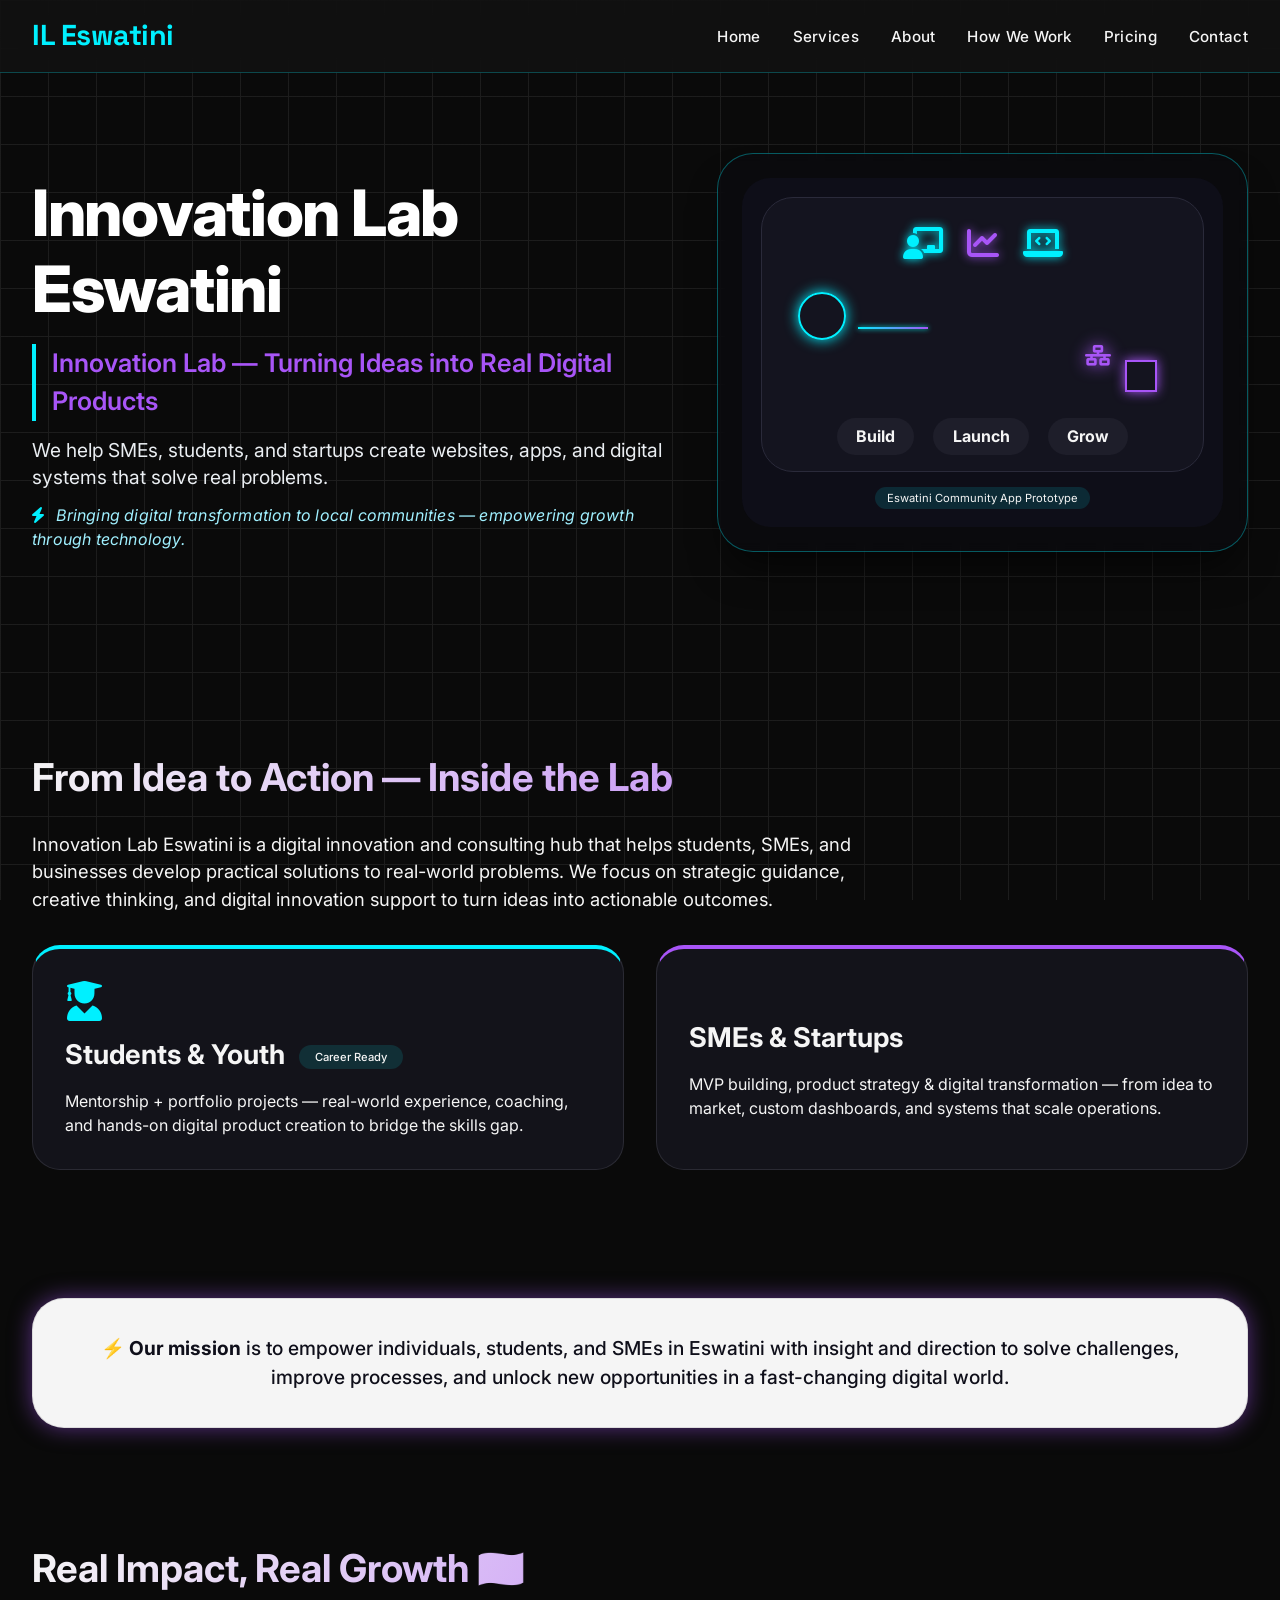
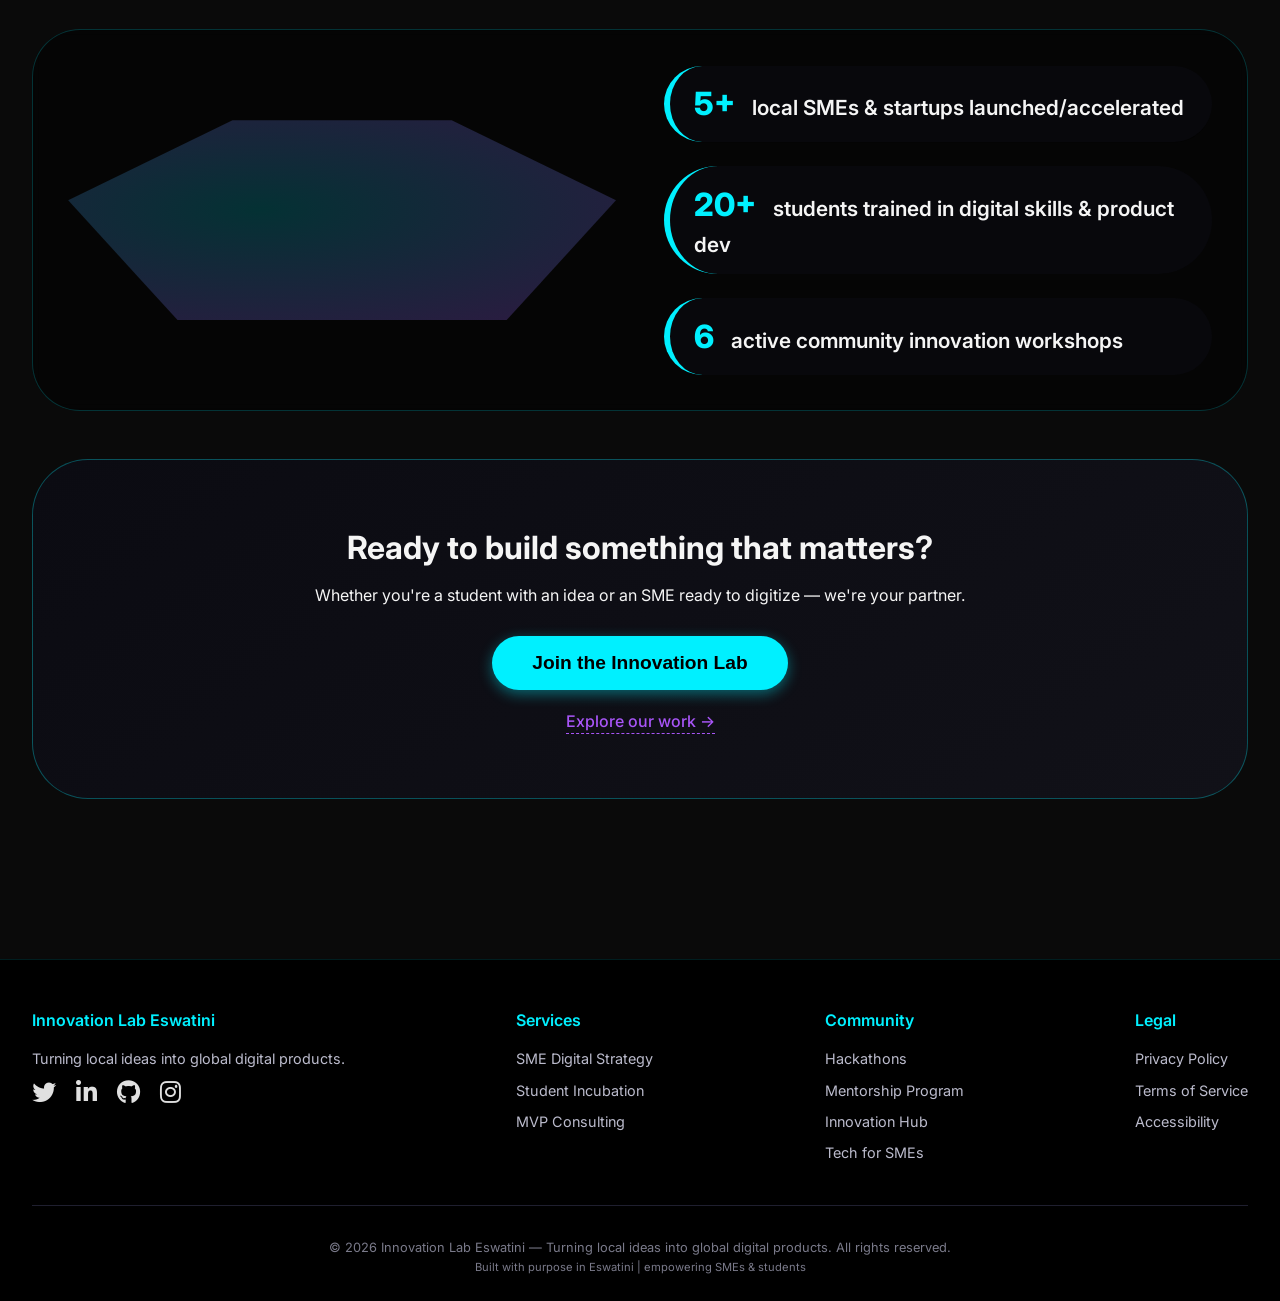
<file: index.html>
<!DOCTYPE html>
<html lang="en">
<head>
  <meta charset="UTF-8">
  <meta name="viewport" content="width=device-width, initial-scale=1.0, viewport-fit=cover">
  <title>Innovation Lab Eswatini | Digital Innovation & Consulting Hub</title>
  <link href="https://fonts.googleapis.com/css2?family=Inter:opsz,wght@14..32,300;14..32,400;14..32,500;14..32,600;14..32,700;14..32,800&family=Space+Grotesk:wght@400;500;600;700&display=swap" rel="stylesheet">
  <link rel="stylesheet" href="https://cdnjs.cloudflare.com/ajax/libs/font-awesome/6.0.0-beta3/css/all.min.css">
  <link rel="stylesheet" href="index.css">
  <script src="index.js" defers></script>
</head>
<body>

<nav class="navbar">
  <div class="nav-container" id="navContainer">
    <a href="#" class="logo">IL Eswatini</a>
    <div class="mobile-menu" id="mobileMenuBtn">
      <i class="fas fa-bars"></i>
    </div>
    <ul class="nav-links" id="navLinks">
      <li><a href="index.html">Home</a></li>
      <li><a href="services.html">Services</a></li>
      <li><a href="about.html">About</a></li>
      <li><a href="functionality.html">How We Work</a></li>
      <li><a href="pricing.html" class="active">Pricing</a></li>
      <li><a href="contact.html">Contact</a></li>
    </ul>
  </div>
</nav>

<main class="container">
  <div class="hero">
    <div class="hero-content">
      <h1 class="main-headline">Innovation Lab Eswatini</h1>
      <div class="tagline">Innovation Lab — Turning Ideas into Real Digital Products</div>
      <div class="subheading">We help SMEs, students, and startups create websites, apps, and digital systems that solve real problems.</div>
      <div class="value-statement"><i class="fas fa-bolt" style="color:#00F0FF; margin-right: 8px;"></i> Bringing digital transformation to local communities — empowering growth through technology.</div>
    </div>
    <div class="hero-visual">
      <div class="futuristic-mockup">
        <div class="mockup-inner">
          <div class="device-frame">
            <div class="app-icons">
              <i class="fas fa-chalkboard-user icon-glow"></i>
              <i class="fas fa-chart-line icon-purple icon-glow" style="animation-delay: 0.2s;"></i>
              <i class="fas fa-laptop-code icon-glow" style="animation-delay: 0.4s;"></i>
            </div>
            <div class="wireframe-shapes">
              <div class="circle-glow"></div>
              <div class="circle-purple"></div>
              <div class="line-connect"></div>
              <i class="fas fa-network-wired" style="position: absolute; bottom: 35px; left: 75%; color:#A855F7; font-size: 1.3rem; filter: drop-shadow(0 0 8px #A855F7);"></i>
            </div>
            <div class="pulse-text">
              <span class="pulse-word">Build</span>
              <span class="pulse-word" style="animation-delay: 0.6s;">Launch</span>
              <span class="pulse-word" style="animation-delay: 1.2s;">Grow</span>
            </div>
          </div>
          <div style="text-align:center; margin-top:12px;"><span style="background:#00F0FF20; padding:4px 12px; border-radius:30px; font-size:0.7rem;">Eswatini Community App Prototype</span></div>
        </div>
      </div>
    </div>
  </div>

  <div class="section">
    <h2 class="section-title">From Idea to Action — Inside the Lab</h2>
    <p style="font-size: 1.15rem; max-width: 820px; margin-bottom: 1rem;">Innovation Lab Eswatini is a digital innovation and consulting hub that helps students, SMEs, and businesses develop practical solutions to real-world problems. We focus on strategic guidance, creative thinking, and digital innovation support to turn ideas into actionable outcomes.</p>
    
    <div class="cards-grid">
      <div class="card card-1">
        <i class="fas fa-user-graduate" style="font-size: 2.5rem; color:#00F0FF;"></i>
        <h3>Students & Youth <span class="badge-sme">Career Ready</span></h3>
        <p>Mentorship + portfolio projects — real-world experience, coaching, and hands-on digital product creation to bridge the skills gap.</p>
      </div>
      <div class="card card-2">
        <i class="fas fa-chart-simple" style="font-size: 2.5rem; color:#A855F7;"></i>
        <h3>SMEs & Startups</h3>
        <p>MVP building, product strategy & digital transformation — from idea to market, custom dashboards, and systems that scale operations.</p>
      </div>
    </div>
  </div>

  <div class="goal-card">
    <p><strong>⚡ Our mission</strong> is to empower individuals, students, and SMEs in Eswatini with insight and direction to solve challenges, improve processes, and unlock new opportunities in a fast-changing digital world.</p>
  </div>

  <div class="section">
    <h2 class="section-title">Real Impact, Real Growth 🇸🇿</h2>
    <div class="impact-wrapper">
      <div class="map-abstract"></div>
      <div class="stats">
        <div class="stat-item"><span class="stat-number">5+</span> local SMEs & startups launched/accelerated</div>
        <div class="stat-item"><span class="stat-number">20+</span> students trained in digital skills & product dev</div>
        <div class="stat-item"><span class="stat-number">6</span> active community innovation workshops</div>
      </div>
    </div>

  <div class="cta-section">
    <h2 style="font-size: 2rem; font-weight: 700;">Ready to build something that matters?</h2>
    <p style="margin-top: 0.7rem;">Whether you're a student with an idea or an SME ready to digitize — we're your partner.</p>
    <button class="btn-primary" id="joinLabBtn">Join the Innovation Lab</button>
    <div><a href="#" class="secondary-link" id="exploreLink">Explore our work →</a></div>
  </div>
</main>

<footer>
  <div class="footer-grid">
    <div class="footer-col">
      <h4>Innovation Lab Eswatini</h4>
      <p>Turning local ideas into global digital products.</p>
      <div class="social-icons">
        <i class="fab fa-twitter"></i>
        <i class="fab fa-linkedin-in"></i>
        <i class="fab fa-github"></i>
        <i class="fab fa-instagram"></i>
      </div>
    </div>
    <div class="footer-col">
      <h4>Services</h4>
      <a href="#">SME Digital Strategy</a>
      <a href="#">Student Incubation</a>
      <a href="#">MVP Consulting</a>
    </div>
    <div class="footer-col">
      <h4>Community</h4>
      <a href="#">Hackathons</a>
      <a href="#">Mentorship Program</a>
      <a href="#">Innovation Hub</a>
      <a href="#">Tech for SMEs</a>
    </div>
    <div class="footer-col">
      <h4>Legal</h4>
      <a href="#">Privacy Policy</a>
      <a href="#">Terms of Service</a>
      <a href="#">Accessibility</a>
    </div>
  </div>
  <div class="copyright">
    © 2026 Innovation Lab Eswatini — Turning local ideas into global digital products. All rights reserved.<br>
    <span style="font-size:0.7rem;">Built with purpose in Eswatini | empowering SMEs & students</span>
  </div>
</footer>
</body>
</html>
</file>
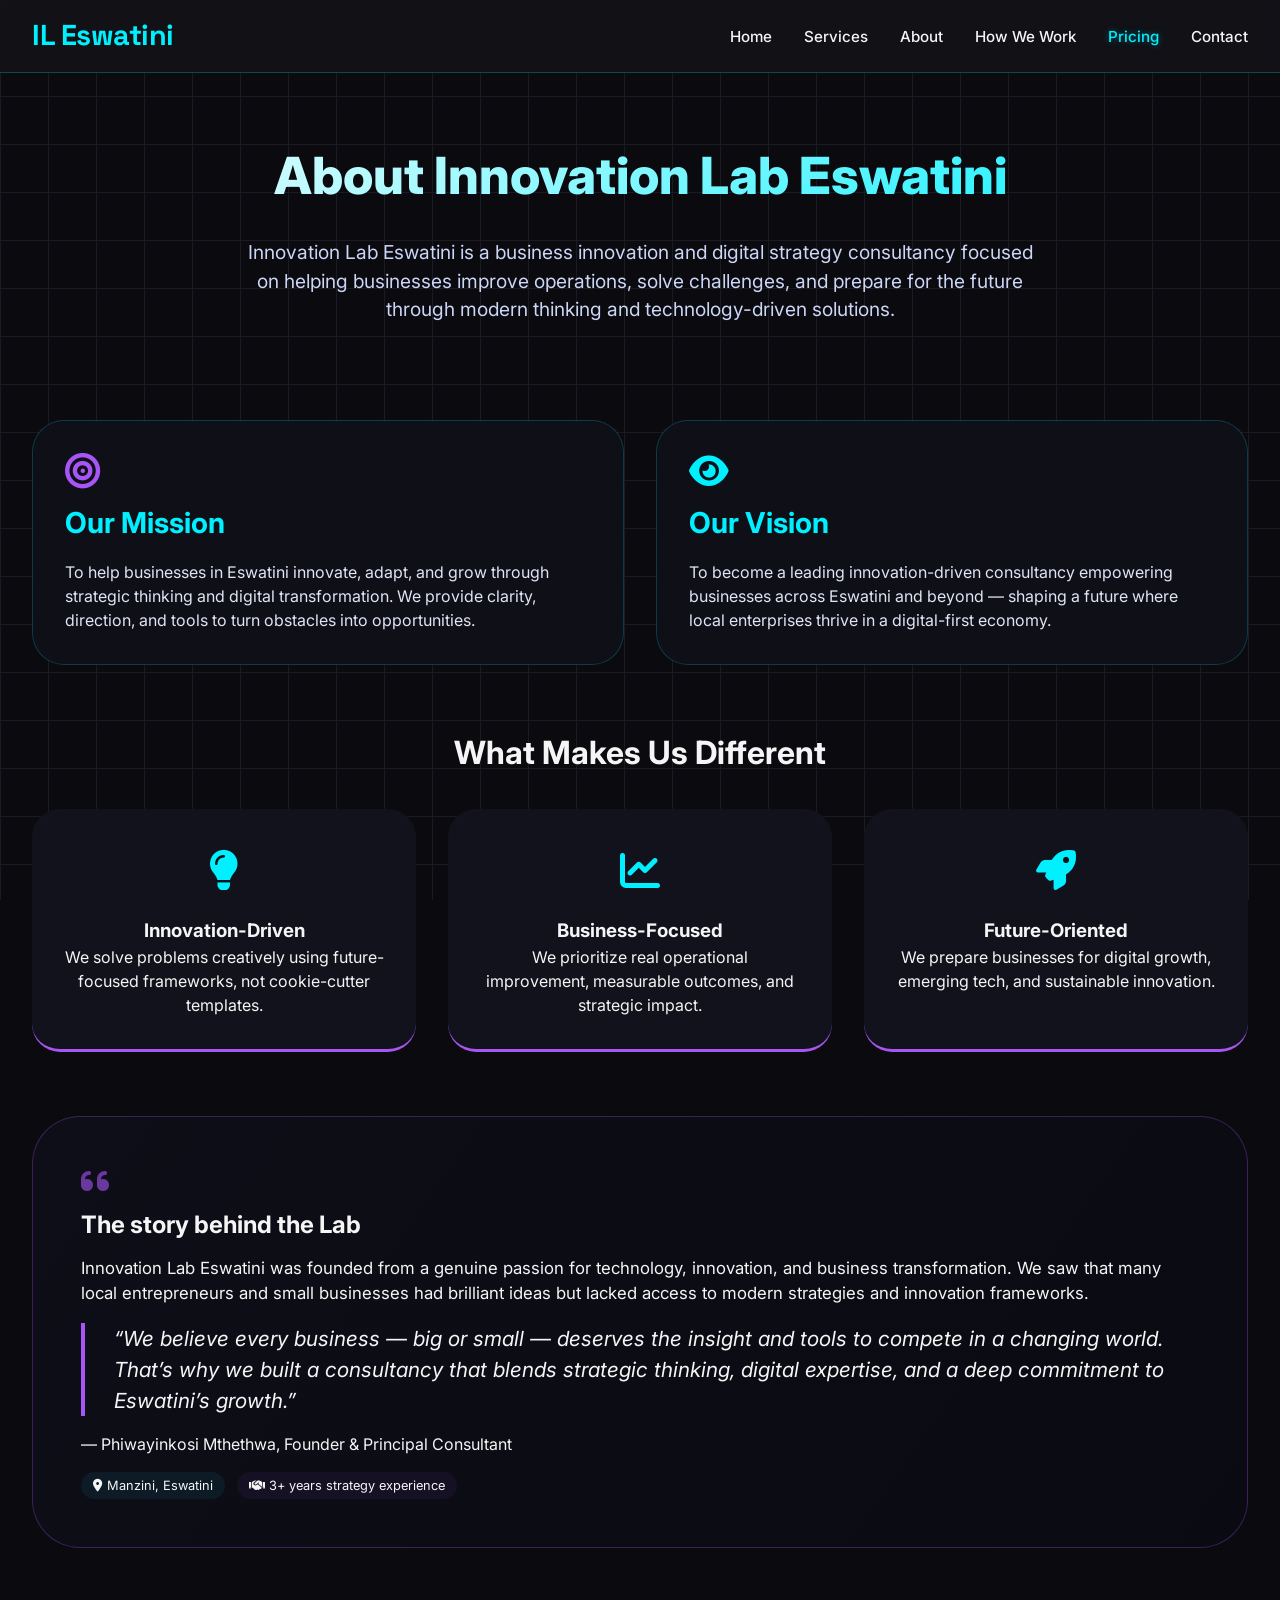
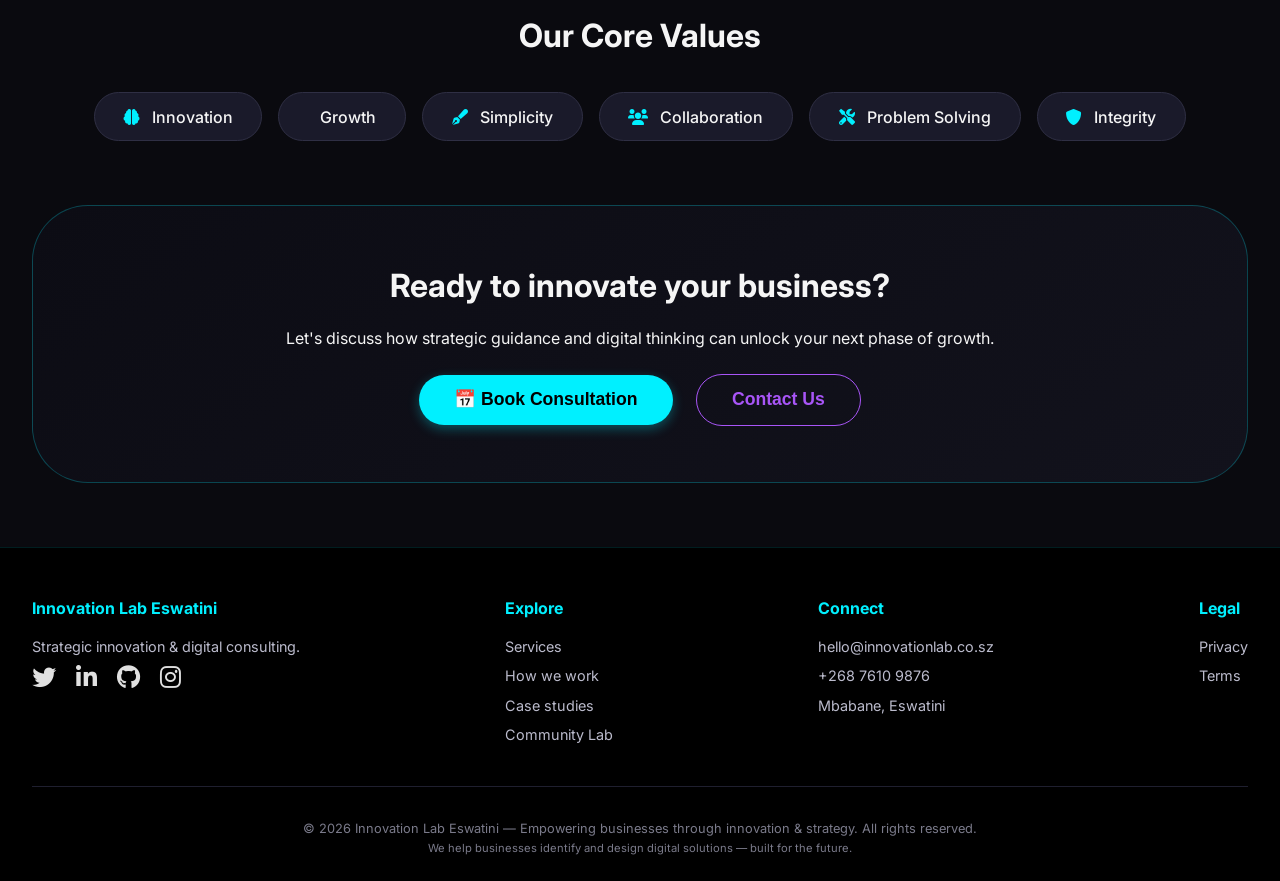
<file: about.html>
<!DOCTYPE html>
<html lang="en">
<head>
  <meta charset="UTF-8">
  <meta name="viewport" content="width=device-width, initial-scale=1.0, viewport-fit=cover">
  <title>Innovation Lab Eswatini | About – Strategy & Digital Innovation Consulting</title>
  <link href="https://fonts.googleapis.com/css2?family=Inter:opsz,wght@14..32,300;400;500;600;700;800&family=Space+Grotesk:wght@400;500;600;700&display=swap" rel="stylesheet">
  <link rel="stylesheet" href="https://cdnjs.cloudflare.com/ajax/libs/font-awesome/6.0.0-beta3/css/all.min.css">
  <link rel="stylesheet" href="about.css">
  <script scr="about.js" defer></script>
</head>
<body>

<nav class="navbar">
  <div class="nav-container" id="navContainer">
    <a href="#" class="logo">IL Eswatini</a>
    <div class="mobile-menu" id="mobileMenuBtn">
      <i class="fas fa-bars"></i>
    </div>
    <ul class="nav-links" id="navLinks">
      <li><a href="index.html">Home</a></li>
      <li><a href="services.html">Services</a></li>
      <li><a href="about.html">About</a></li>
      <li><a href="functionality.html">How We Work</a></li>
      <li><a href="pricing.html" class="active">Pricing</a></li>
      <li><a href="contact.html">Contact</a></li>
    </ul>
  </div>
</nav>

<main class="container">

  <div class="page-header">
    <h1>About Innovation Lab Eswatini</h1>
    <div class="intro-text">
      Innovation Lab Eswatini is a business innovation and digital strategy consultancy focused on helping businesses improve operations, solve challenges, and prepare for the future through modern thinking and technology-driven solutions.
    </div>
  </div>

  <div class="mv-row">
    <div class="mv-card">
      <i class="fas fa-bullseye" style="font-size: 2.2rem; color:#A855F7; margin-bottom: 0.8rem; display: inline-block;"></i>
      <h3>Our Mission</h3>
      <p style="color:#E0E5F5;">To help businesses in Eswatini innovate, adapt, and grow through strategic thinking and digital transformation. We provide clarity, direction, and tools to turn obstacles into opportunities.</p>
    </div>
    <div class="mv-card">
      <i class="fas fa-eye" style="font-size: 2.2rem; color:#00F0FF; margin-bottom: 0.8rem;"></i>
      <h3>Our Vision</h3>
      <p style="color:#E0E5F5;">To become a leading innovation-driven consultancy empowering businesses across Eswatini and beyond — shaping a future where local enterprises thrive in a digital-first economy.</p>
    </div>
  </div>

  <div class="differentiators">
    <h2 style="text-align: center; font-size: 2rem;">What Makes Us Different</h2>
    <div class="diff-grid">
      <div class="diff-card">
        <div class="diff-icon"><i class="fas fa-lightbulb"></i></div>
        <h3>Innovation-Driven</h3>
        <p>We solve problems creatively using future-focused frameworks, not cookie-cutter templates.</p>
      </div>
      <div class="diff-card">
        <div class="diff-icon"><i class="fas fa-chart-line"></i></div>
        <h3>Business-Focused</h3>
        <p>We prioritize real operational improvement, measurable outcomes, and strategic impact.</p>
      </div>
      <div class="diff-card">
        <div class="diff-icon"><i class="fas fa-rocket"></i></div>
        <h3>Future-Oriented</h3>
        <p>We prepare businesses for digital growth, emerging tech, and sustainable innovation.</p>
      </div>
    </div>
  </div>

  <div class="founder-story">
    <i class="fas fa-quote-left" style="font-size: 2rem; color: #A855F7; opacity: 0.6;"></i>
    <h2 style="margin: 0.5rem 0 0.8rem;">The story behind the Lab</h2>
    <p style="font-size: 1.05rem; margin-bottom: 1rem;">Innovation Lab Eswatini was founded from a genuine passion for technology, innovation, and business transformation. We saw that many local entrepreneurs and small businesses had brilliant ideas but lacked access to modern strategies and innovation frameworks. </p>
    <div class="founder-quote">
      “We believe every business — big or small — deserves the insight and tools to compete in a changing world. That’s why we built a consultancy that blends strategic thinking, digital expertise, and a deep commitment to Eswatini’s growth.”
    </div>
    <p style="margin-top: 1rem;">— Phiwayinkosi Mthethwa, Founder & Principal Consultant</p>
    <div style="margin-top: 1rem; display: flex; gap: 12px; flex-wrap: wrap;">
      <span style="background:#00F0FF10; padding:4px 12px; border-radius:40px; font-size:0.8rem;"><i class="fas fa-map-marker-alt"></i> Manzini, Eswatini</span>
      <span style="background:#A855F710; padding:4px 12px; border-radius:40px; font-size:0.8rem;"><i class="fas fa-handshake"></i> 3+ years strategy experience</span>
    </div>
  </div>

  <div style="margin: 4rem 0;">
    <h2 style="text-align: center; font-size: 2rem;">Our Core Values</h2>
    <div class="values-list">
      <span class="value-badge"><i class="fas fa-brain"></i> Innovation</span>
      <span class="value-badge"><i class="fas fa-chart-simple"></i> Growth</span>
      <span class="value-badge"><i class="fas fa-pen-fancy"></i> Simplicity</span>
      <span class="value-badge"><i class="fas fa-users"></i> Collaboration</span>
      <span class="value-badge"><i class="fas fa-screwdriver-wrench"></i> Problem Solving</span>
      <span class="value-badge"><i class="fas fa-shield-alt"></i> Integrity</span>
    </div>
  </div>

  <div class="cta-section">
    <h2 style="font-size: 2rem;">Ready to innovate your business?</h2>
    <p style="margin: 1rem 0 1.5rem;">Let's discuss how strategic guidance and digital thinking can unlock your next phase of growth.</p>
    <div>
      <button class="btn-primary" id="bookConsultBtn">📅 Book Consultation</button>
      <button class="btn-secondary" id="contactBtn">Contact Us</button>
    </div>
  </div>
</main>

<footer>
  <div class="footer-grid">
    <div class="footer-col">
      <h4>Innovation Lab Eswatini</h4>
      <p>Strategic innovation & digital consulting.</p>
      <div class="social-icons">
        <i class="fab fa-twitter"></i>
        <i class="fab fa-linkedin-in"></i>
        <i class="fab fa-github"></i>
        <i class="fab fa-instagram"></i>
      </div>
    </div>
    <div class="footer-col">
      <h4>Explore</h4>
      <a href="#">Services</a>
      <a href="#">How we work</a>
      <a href="#">Case studies</a>
      <a href="#">Community Lab</a>
    </div>
    <div class="footer-col">
      <h4>Connect</h4>
      <a href="#">hello@innovationlab.co.sz</a>
      <a href="#">+268 7610 9876</a>
      <a href="#">Mbabane, Eswatini</a>
    </div>
    <div class="footer-col">
      <h4>Legal</h4>
      <a href="#">Privacy</a>
      <a href="#">Terms</a>
    </div>
  </div>
  <div class="copyright">
    © 2026 Innovation Lab Eswatini — Empowering businesses through innovation & strategy. All rights reserved.<br>
    <span style="font-size:0.7rem;">We help businesses identify and design digital solutions — built for the future.</span>
  </div>
</footer>

</body>
</html>
</file>
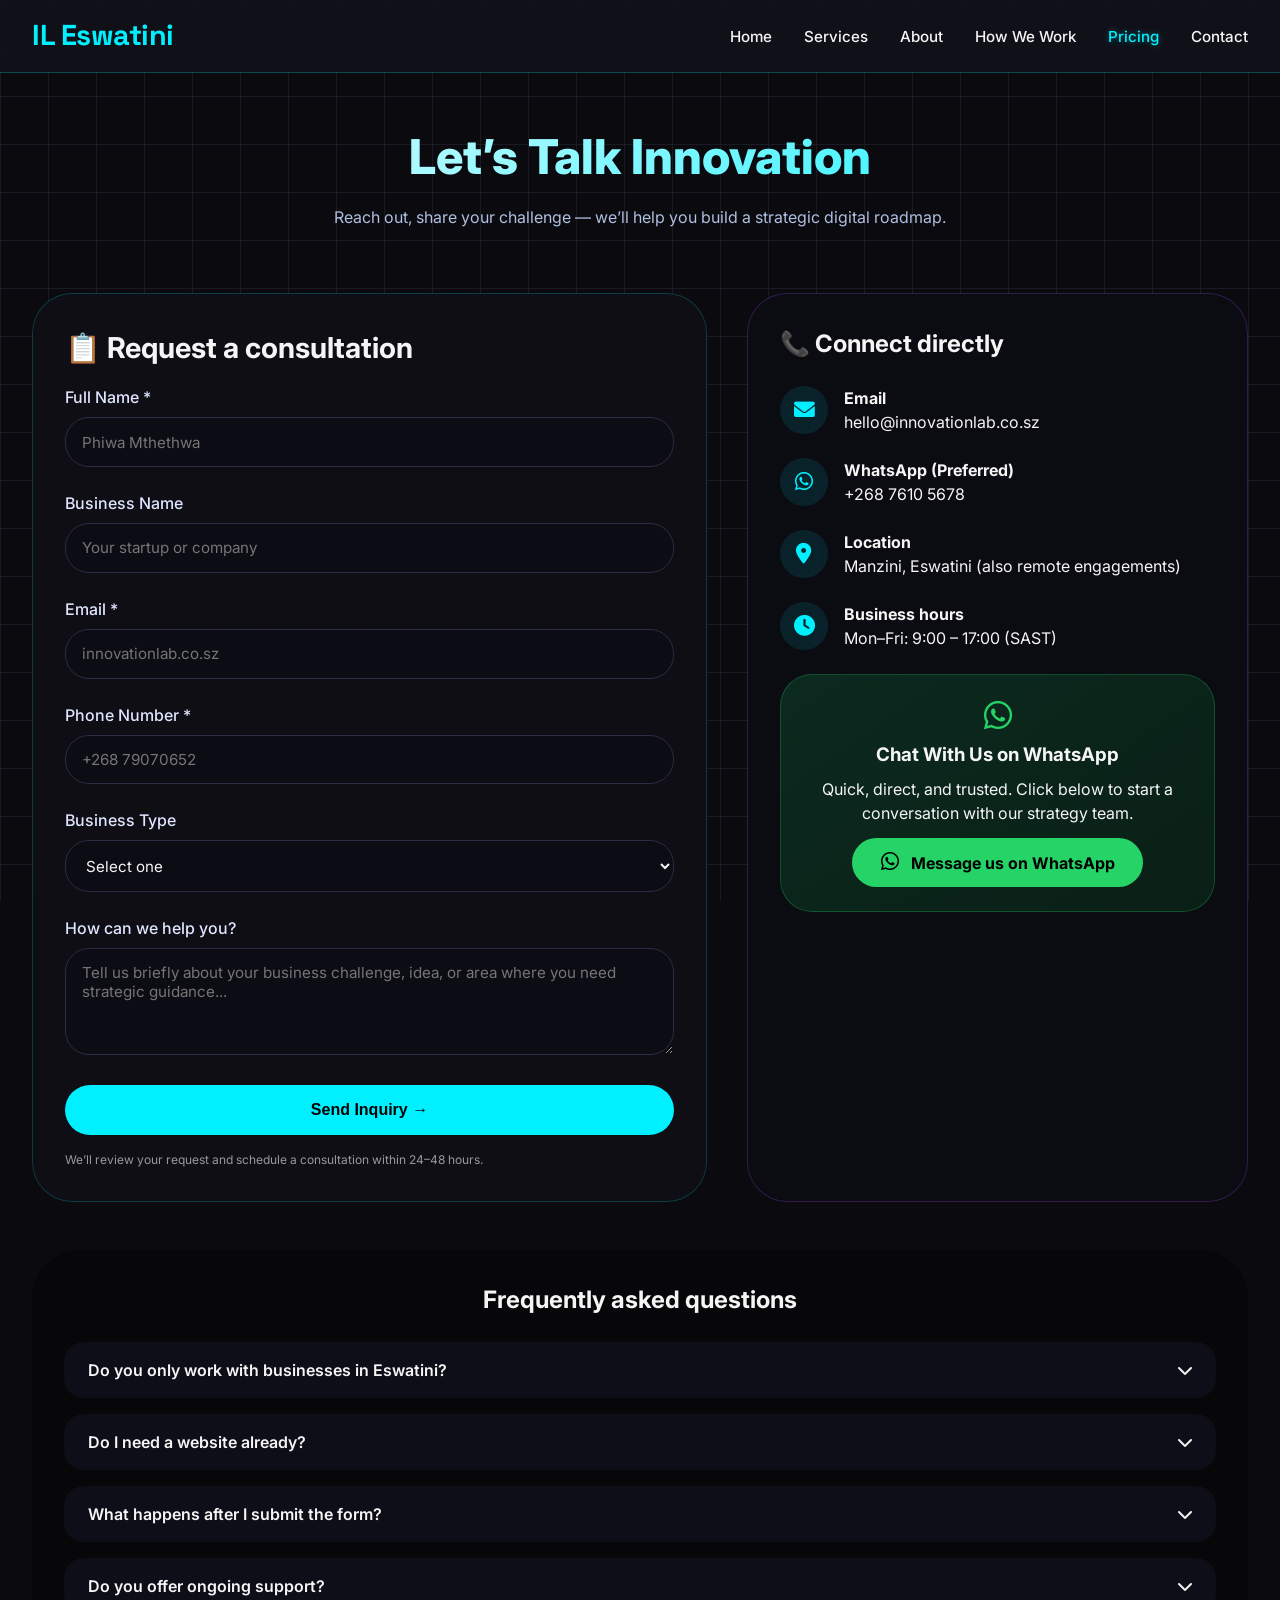
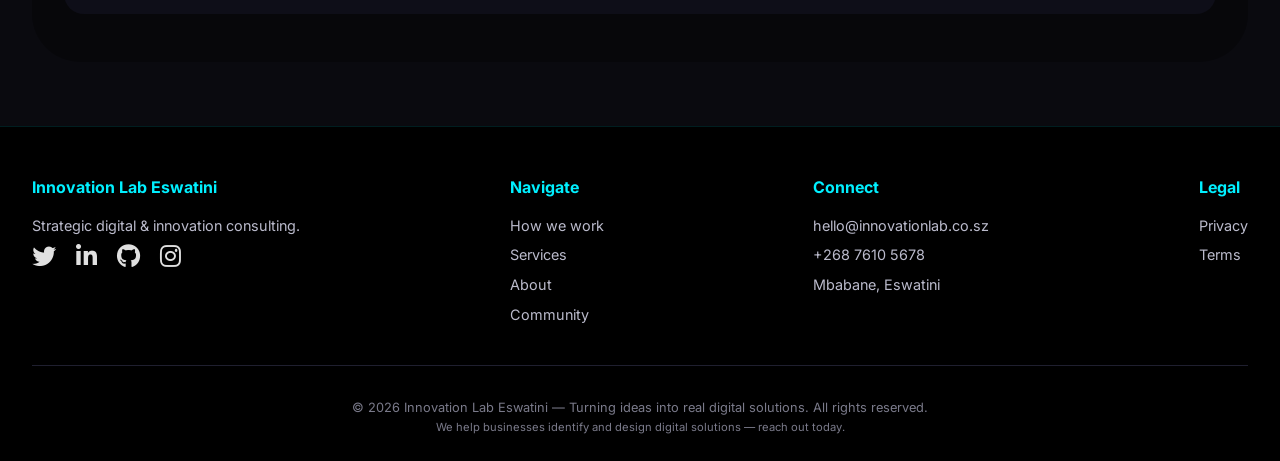
<file: contact.html>
<!DOCTYPE html>
<html lang="en">
<head>
  <meta charset="UTF-8">
  <meta name="viewport" content="width=device-width, initial-scale=1.0, viewport-fit=cover">
  <title>Innovation Lab Eswatini | Contact & Consultations – Let’s Innovate Together</title>
  <link href="https://fonts.googleapis.com/css2?family=Inter:opsz,wght@14..32,300;400;500;600;700;800&family=Space+Grotesk:wght@400;500;600;700&display=swap" rel="stylesheet">
  <link rel="stylesheet" href="https://cdnjs.cloudflare.com/ajax/libs/font-awesome/6.0.0-beta3/css/all.min.css">
  <link rel="stylesheet" href="contact.css">
  <script src="contact.js" defer></script>
</head>
<body>

<nav class="navbar">
  <div class="nav-container" id="navContainer">
    <a href="#" class="logo">IL Eswatini</a>
    <div class="mobile-menu" id="mobileMenuBtn">
      <i class="fas fa-bars"></i>
    </div>
   <ul class="nav-links" id="navLinks">
      <li><a href="index.html">Home</a></li>
      <li><a href="services.html">Services</a></li>
      <li><a href="about.html">About</a></li>
      <li><a href="functionality.html">How We Work</a></li>
      <li><a href="pricing.html" class="active">Pricing</a></li>
      <li><a href="contact.html">Contact</a></li>
    </ul>
  </div>
</nav>

<main class="container">
  <div class="page-header">
    <h1>Let’s Talk Innovation</h1>
    <p style="color:#B0C0E0;">Reach out, share your challenge — we’ll help you build a strategic digital roadmap.</p>
  </div>

  <div class="contact-grid">
    <div class="form-col">
      <h2 style="margin-bottom: 1rem; font-size: 1.8rem;">📋 Request a consultation</h2>
      <form id="consultationForm">
        <div class="form-group">
          <label>Full Name *</label>
          <input type="text" id="fullName" placeholder="Phiwa Mthethwa" required>
        </div>
        <div class="form-group">
          <label>Business Name</label>
          <input type="text" id="businessName" placeholder="Your startup or company">
        </div>
        <div class="form-group">
          <label>Email *</label>
          <input type="email" id="email" placeholder="innovationlab.co.sz" required>
        </div>
        <div class="form-group">
          <label>Phone Number *</label>
          <input type="tel" id="phone" placeholder="+268 79070652" required>
        </div>
        <div class="form-group">
          <label>Business Type</label>
          <select id="businessType">
            <option value="">Select one</option>
            <option>Startup</option>
            <option>Small Business / SME</option>
            <option>Service Business</option>
            <option>Educational organization</option>
            <option>Entrepreneur</option>
            <option>Retail</option>
            <option>Other</option>
          </select>
        </div>
        <div class="form-group">
          <label>How can we help you?</label>
          <textarea rows="4" id="challenge" placeholder="Tell us briefly about your business challenge, idea, or area where you need strategic guidance..."></textarea>
        </div>
        <button type="submit" class="submit-btn">Send Inquiry →</button>
        <p style="font-size: 0.75rem; margin-top: 1rem; opacity: 0.6;">We’ll review your request and schedule a consultation within 24–48 hours.</p>
      </form>
    </div>

    <div class="info-col">
      <h2 style="margin-bottom: 1.5rem;">📞 Connect directly</h2>
      <div class="info-item">
        <div class="info-icon"><i class="fas fa-envelope"></i></div>
        <div><strong>Email</strong><br>hello@innovationlab.co.sz</div>
      </div>
      <div class="info-item">
        <div class="info-icon"><i class="fab fa-whatsapp"></i></div>
        <div><strong>WhatsApp (Preferred)</strong><br>+268 7610 5678</div>
      </div>
      <div class="info-item">
        <div class="info-icon"><i class="fas fa-map-marker-alt"></i></div>
        <div><strong>Location</strong><br>Manzini, Eswatini (also remote engagements)</div>
      </div>
      <div class="info-item">
        <div class="info-icon"><i class="fas fa-clock"></i></div>
        <div><strong>Business hours</strong><br>Mon–Fri: 9:00 – 17:00 (SAST)</div>
      </div>

      <div class="whatsapp-card">
        <i class="fab fa-whatsapp" style="font-size: 2rem; color:#25D366;"></i>
        <h3 style="margin: 0.5rem 0;">Chat With Us on WhatsApp</h3>
        <p>Quick, direct, and trusted. Click below to start a conversation with our strategy team.</p>
        <a href="https://wa.me/26876105678?text=Hello%20Innovation%20Lab%2C%20I%27d%20like%20to%20discuss%20innovation%20consulting%20for%20my%20business." class="whatsapp-btn" target="_blank">
          <i class="fab fa-whatsapp" style="font-size: 1.3rem;"></i> Message us on WhatsApp
        </a>
      </div>
    </div>
  </div>

  <div style="background: rgba(0,0,0,0.3); border-radius: 48px; padding: 2rem; margin: 2rem 0;">
    <h2 style="text-align: center; margin-bottom: 1.5rem;">Frequently asked questions</h2>
    <div class="faq-item" onclick="toggleFaq(this)">
      <div class="faq-question">Do you only work with businesses in Eswatini? <i class="fas fa-chevron-down"></i></div>
      <div class="faq-answer">No, we are open to working with businesses across Africa and beyond. Our strategic model adapts to remote collaboration seamlessly.</div>
    </div>
    <div class="faq-item" onclick="toggleFaq(this)">
      <div class="faq-question">Do I need a website already? <i class="fas fa-chevron-down"></i></div>
      <div class="faq-answer">Not at all. We help businesses at different stages of digital growth — from early ideas to operational maturity.</div>
    </div>
    <div class="faq-item" onclick="toggleFaq(this)">
      <div class="faq-question">What happens after I submit the form? <i class="fas fa-chevron-down"></i></div>
      <div class="faq-answer">We review your inquiry and schedule a free, no-obligation consultation session to understand your goals and challenges.</div>
    </div>
    <div class="faq-item" onclick="toggleFaq(this)">
      <div class="faq-question">Do you offer ongoing support? <i class="fas fa-chevron-down"></i></div>
      <div class="faq-answer">Yes! We provide follow-up sessions, strategic guidance, and innovation support as your business grows.</div>
    </div>
  </div>
</main>

<footer>
  <div class="footer-grid">
    <div class="footer-col">
      <h4>Innovation Lab Eswatini</h4>
      <p>Strategic digital & innovation consulting.</p>
      <div class="social-icons">
        <i class="fab fa-twitter"></i>
        <i class="fab fa-linkedin-in"></i>
        <i class="fab fa-github"></i>
        <i class="fab fa-instagram"></i>
      </div>
    </div>
    <div class="footer-col">
      <h4>Navigate</h4>
      <a href="#">How we work</a>
      <a href="#">Services</a>
      <a href="#">About</a>
      <a href="#">Community</a>
    </div>
    <div class="footer-col">
      <h4>Connect</h4>
      <a href="#">hello@innovationlab.co.sz</a>
      <a href="#">+268 7610 5678</a>
      <a href="#">Mbabane, Eswatini</a>
    </div>
    <div class="footer-col">
      <h4>Legal</h4>
      <a href="#">Privacy</a>
      <a href="#">Terms</a>
    </div>
  </div>
  <div class="copyright">
    © 2026 Innovation Lab Eswatini — Turning ideas into real digital solutions. All rights reserved.<br>
    <span style="font-size:0.7rem;">We help businesses identify and design digital solutions — reach out today.</span>
  </div>
</footer>

</body>
</html>
</file>
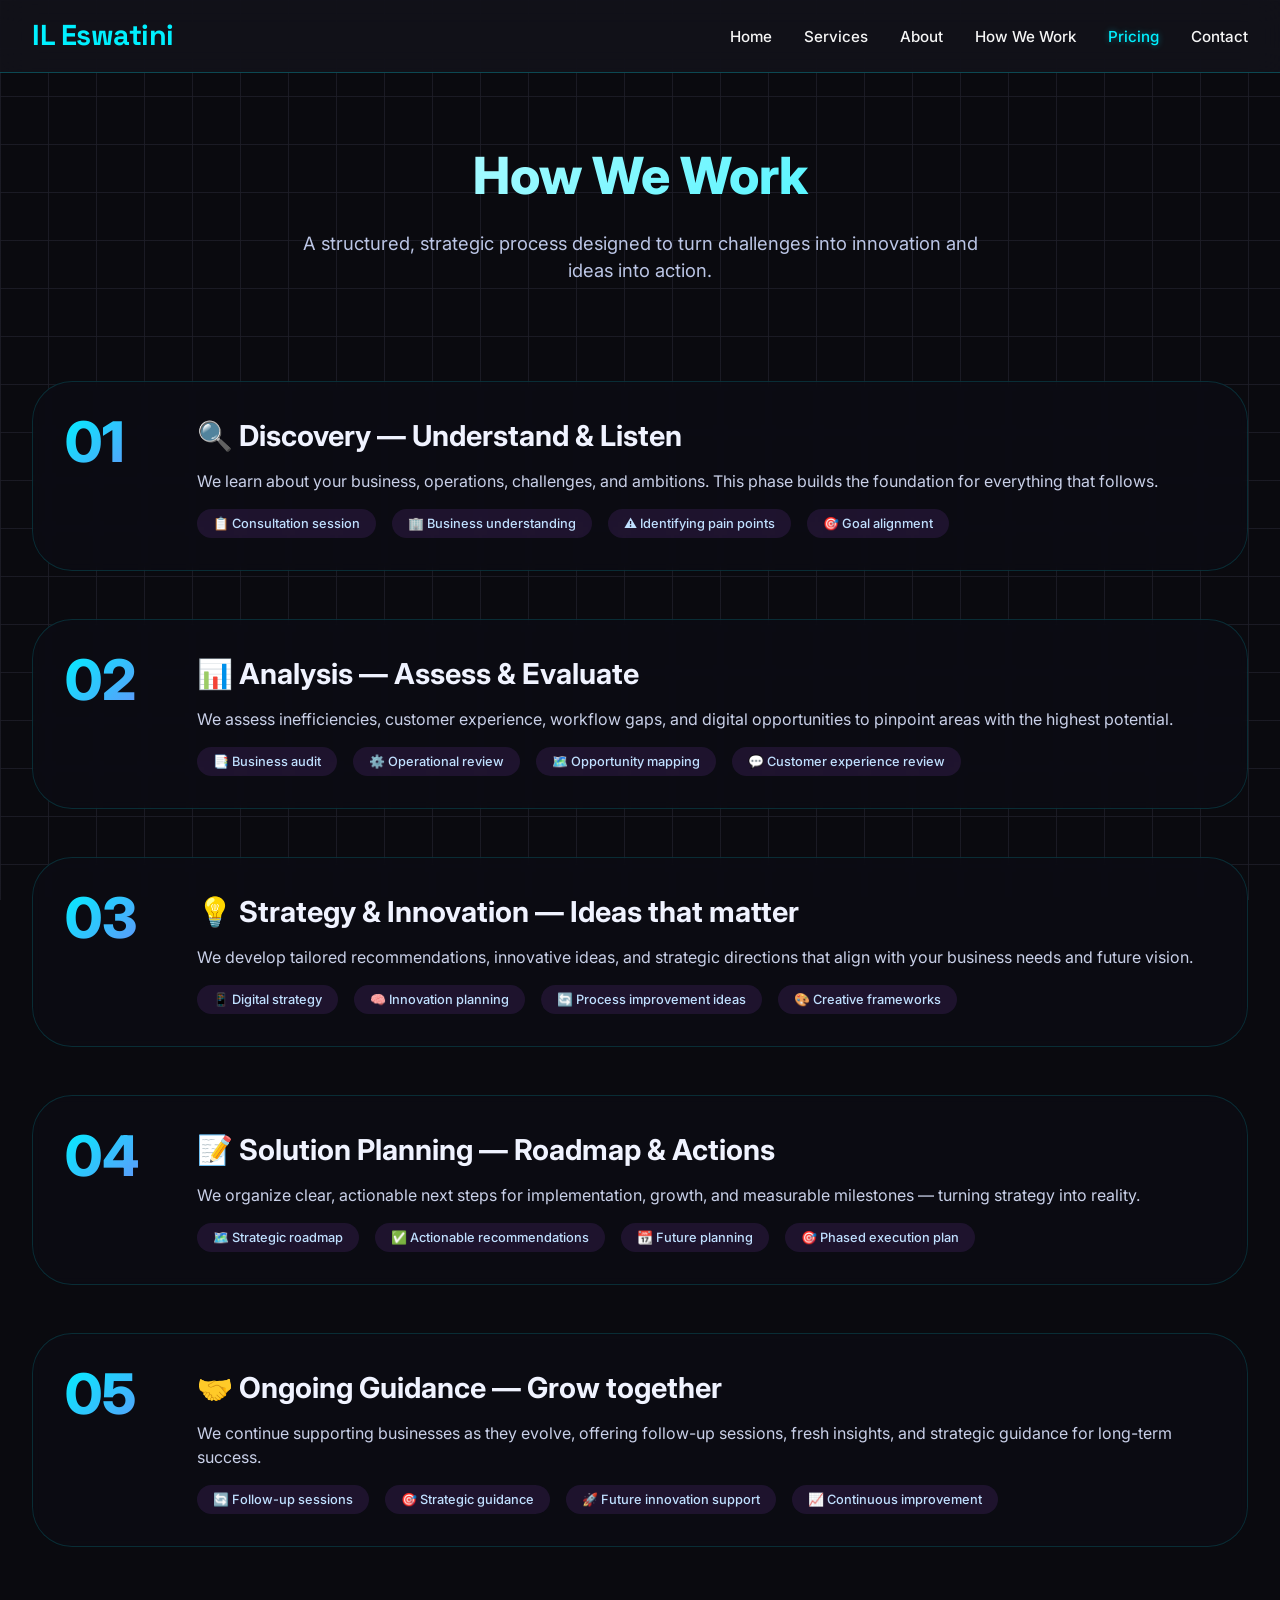
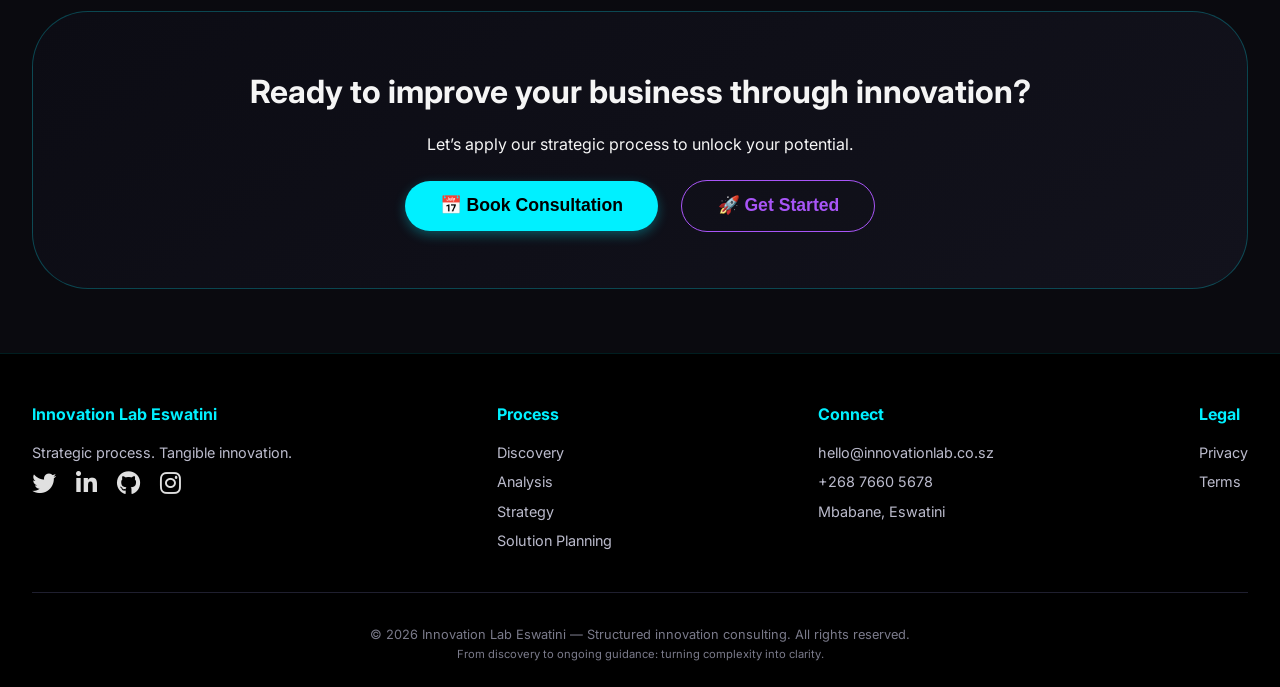
<file: functionality.html>
<!DOCTYPE html>
<html lang="en">
<head>
  <meta charset="UTF-8">
  <meta name="viewport" content="width=device-width, initial-scale=1.0, viewport-fit=cover">
  <title>Innovation Lab Eswatini | How We Work – Strategic Process & Innovation Framework</title>
  <!-- Google Fonts: Clean Sans-Serif -->
  <link href="https://fonts.googleapis.com/css2?family=Inter:opsz,wght@14..32,300;400;500;600;700;800&family=Space+Grotesk:wght@400;500;600;700&display=swap" rel="stylesheet">
  <!-- Font Awesome 6 -->
  <link rel="stylesheet" href="https://cdnjs.cloudflare.com/ajax/libs/font-awesome/6.0.0-beta3/css/all.min.css">
  <link rel="stylesheet" href="functionality.css">
  <script src="functionality.js" defer></script>
</head>
<body>

<nav class="navbar">
  <div class="nav-container" id="navContainer">
    <a href="#" class="logo">IL Eswatini</a>
    <div class="mobile-menu" id="mobileMenuBtn">
      <i class="fas fa-bars"></i>
    </div>
   <ul class="nav-links" id="navLinks">
      <li><a href="index.html">Home</a></li>
      <li><a href="services.html">Services</a></li>
      <li><a href="about.html">About</a></li>
      <li><a href="functionality.html">How We Work</a></li>
      <li><a href="pricing.html" class="active">Pricing</a></li>
      <li><a href="contact.html">Contact</a></li>
    </ul>
  </div>
</nav>

<main class="container">
  <!-- Page Introduction -->
  <div class="page-header">
    <h1>How We Work</h1>
    <p class="subhead">A structured, strategic process designed to turn challenges into innovation and ideas into action.</p>
  </div>

  <!-- 2. Step-by-Step Workflow (5 steps) -->
  <div class="steps-container">
    <!-- Step 1 - Discovery -->
    <div class="step-item">
      <div class="step-number">01</div>
      <div class="step-content">
        <h3>🔍 Discovery — Understand & Listen</h3>
        <p class="step-desc">We learn about your business, operations, challenges, and ambitions. This phase builds the foundation for everything that follows.</p>
        <div class="includes-list">
          <span>📋 Consultation session</span>
          <span>🏢 Business understanding</span>
          <span>⚠️ Identifying pain points</span>
          <span>🎯 Goal alignment</span>
        </div>
      </div>
    </div>

    <!-- Step 2 - Analysis -->
    <div class="step-item">
      <div class="step-number">02</div>
      <div class="step-content">
        <h3>📊 Analysis — Assess & Evaluate</h3>
        <p class="step-desc">We assess inefficiencies, customer experience, workflow gaps, and digital opportunities to pinpoint areas with the highest potential.</p>
        <div class="includes-list">
          <span>📑 Business audit</span>
          <span>⚙️ Operational review</span>
          <span>🗺️ Opportunity mapping</span>
          <span>💬 Customer experience review</span>
        </div>
      </div>
    </div>

    <!-- Step 3 - Strategy & Innovation -->
    <div class="step-item">
      <div class="step-number">03</div>
      <div class="step-content">
        <h3>💡 Strategy & Innovation — Ideas that matter</h3>
        <p class="step-desc">We develop tailored recommendations, innovative ideas, and strategic directions that align with your business needs and future vision.</p>
        <div class="includes-list">
          <span>📱 Digital strategy</span>
          <span>🧠 Innovation planning</span>
          <span>🔄 Process improvement ideas</span>
          <span>🎨 Creative frameworks</span>
        </div>
      </div>
    </div>

    <!-- Step 4 - Solution Planning -->
    <div class="step-item">
      <div class="step-number">04</div>
      <div class="step-content">
        <h3>📝 Solution Planning — Roadmap & Actions</h3>
        <p class="step-desc">We organize clear, actionable next steps for implementation, growth, and measurable milestones — turning strategy into reality.</p>
        <div class="includes-list">
          <span>🗺️ Strategic roadmap</span>
          <span>✅ Actionable recommendations</span>
          <span>📆 Future planning</span>
          <span>🎯 Phased execution plan</span>
        </div>
      </div>
    </div>

    <!-- Step 5 - Ongoing Guidance -->
    <div class="step-item">
      <div class="step-number">05</div>
      <div class="step-content">
        <h3>🤝 Ongoing Guidance — Grow together</h3>
        <p class="step-desc">We continue supporting businesses as they evolve, offering follow-up sessions, fresh insights, and strategic guidance for long-term success.</p>
        <div class="includes-list">
          <span>🔄 Follow-up sessions</span>
          <span>🎯 Strategic guidance</span>
          <span>🚀 Future innovation support</span>
          <span>📈 Continuous improvement</span>
        </div>
      </div>
    </div>
  </div>

  <!-- 4. CTA Section -->
  <div class="cta-section">
    <h2 style="font-size: 2rem;">Ready to improve your business through innovation?</h2>
    <p style="margin: 1rem 0 1.5rem;">Let’s apply our strategic process to unlock your potential.</p>
    <div>
      <button class="btn-primary" id="bookConsultBtn">📅 Book Consultation</button>
      <button class="btn-secondary" id="getStartedBtn">🚀 Get Started</button>
    </div>
  </div>
</main>

<footer>
  <div class="footer-grid">
    <div class="footer-col">
      <h4>Innovation Lab Eswatini</h4>
      <p>Strategic process. Tangible innovation.</p>
      <div class="social-icons">
        <i class="fab fa-twitter"></i>
        <i class="fab fa-linkedin-in"></i>
        <i class="fab fa-github"></i>
        <i class="fab fa-instagram"></i>
      </div>
    </div>
    <div class="footer-col">
      <h4>Process</h4>
      <a href="#">Discovery</a>
      <a href="#">Analysis</a>
      <a href="#">Strategy</a>
      <a href="#">Solution Planning</a>
    </div>
    <div class="footer-col">
      <h4>Connect</h4>
      <a href="#">hello@innovationlab.co.sz</a>
      <a href="#">+268 7660 5678</a>
      <a href="#">Mbabane, Eswatini</a>
    </div>
    <div class="footer-col">
      <h4>Legal</h4>
      <a href="#">Privacy</a>
      <a href="#">Terms</a>
    </div>
  </div>
  <div class="copyright">
    © 2026 Innovation Lab Eswatini — Structured innovation consulting. All rights reserved.<br>
    <span style="font-size:0.7rem;">From discovery to ongoing guidance: turning complexity into clarity.</span>
  </div>
</footer>

</body>
</html>
</file>
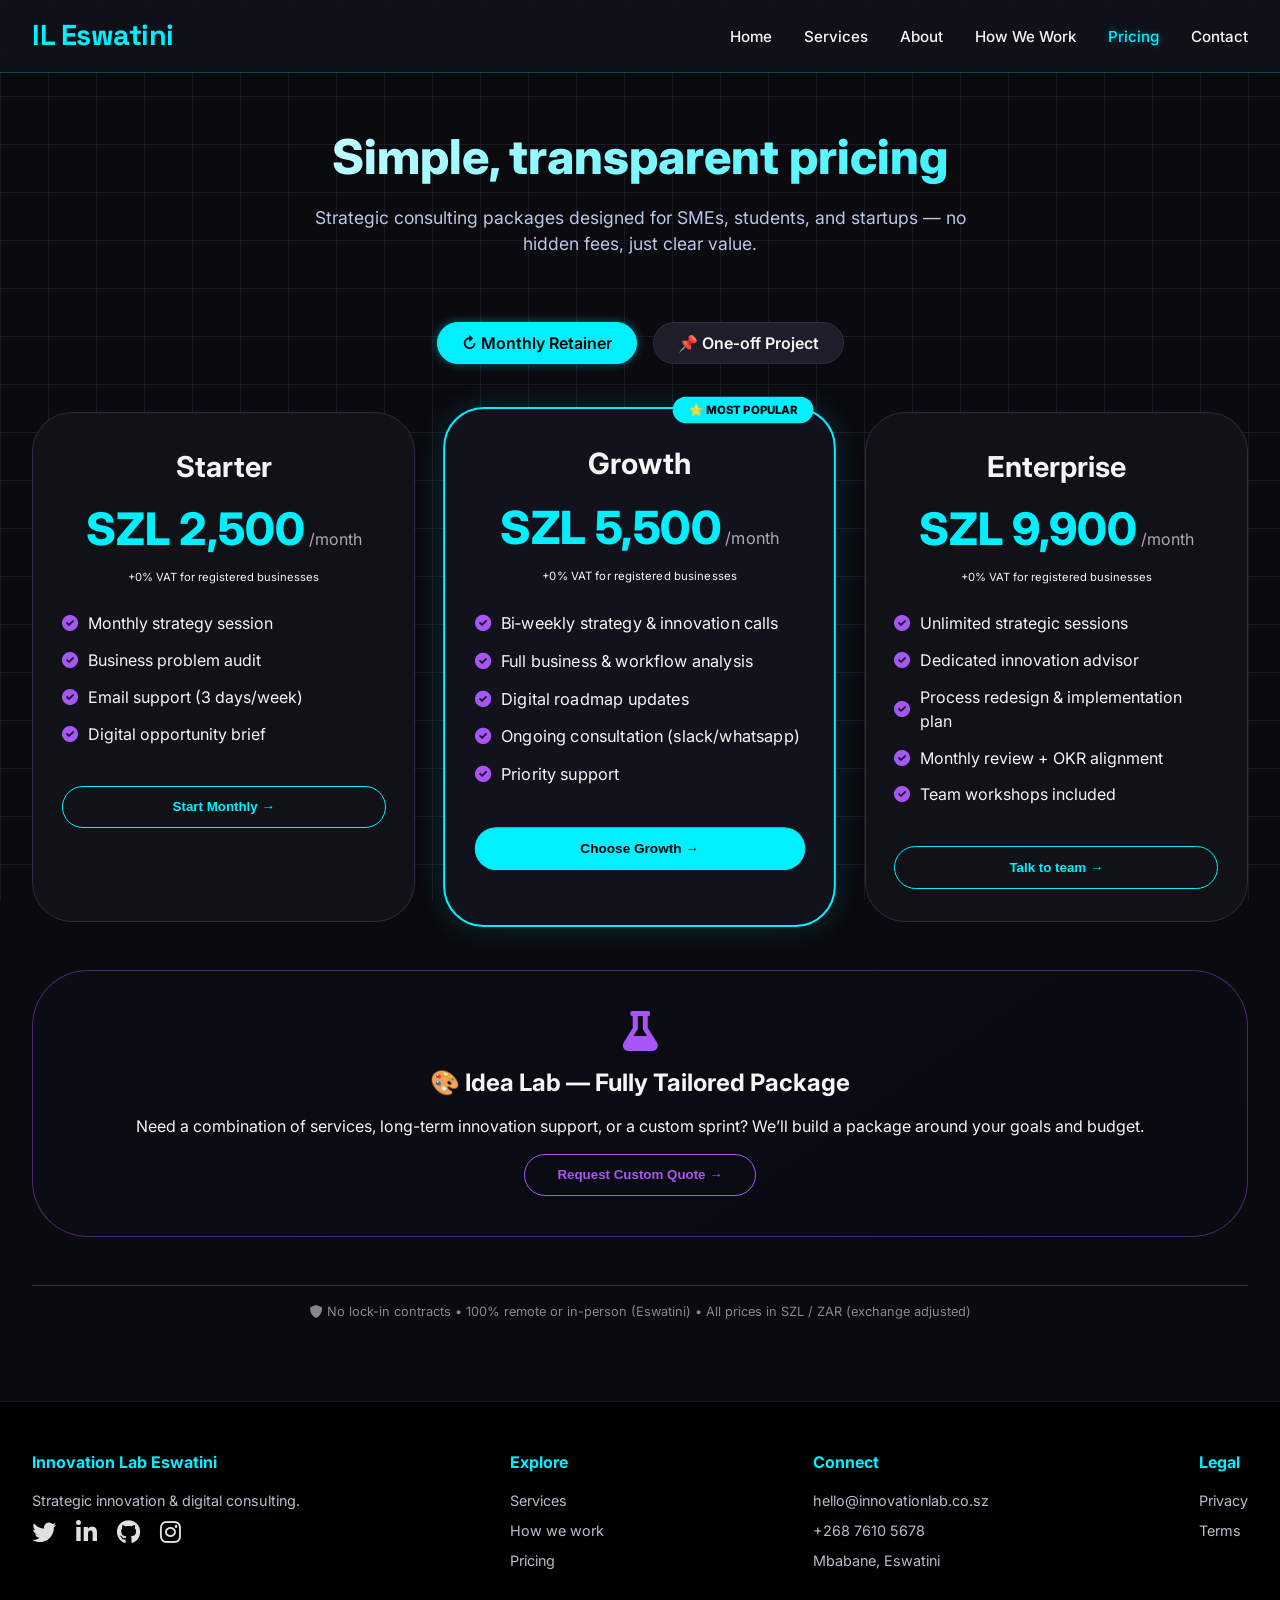
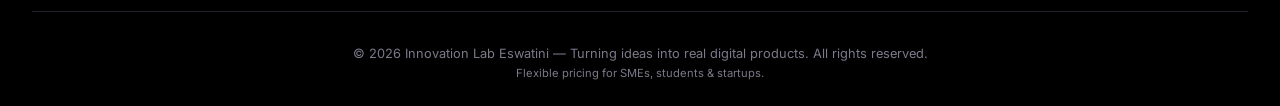
<file: pricing.html>
<!DOCTYPE html>
<html lang="en">
<head>
  <meta charset="UTF-8">
  <meta name="viewport" content="width=device-width, initial-scale=1.0, viewport-fit=cover">
  <title>Innovation Lab Eswatini | Strategic Pricing – Flexible Consulting Packages</title>
  <link href="https://fonts.googleapis.com/css2?family=Inter:opsz,wght@14..32,300;400;500;600;700;800&family=Space+Grotesk:wght@400;500;600;700&display=swap" rel="stylesheet">
  <link rel="stylesheet" href="https://cdnjs.cloudflare.com/ajax/libs/font-awesome/6.0.0-beta3/css/all.min.css">
  <style>
    * {
      margin: 0;
      padding: 0;
      box-sizing: border-box;
    }

    body {
      background-color: #0A0A0F;
      font-family: 'Inter', 'Space Grotesk', sans-serif;
      color: #F5F5F5;
      line-height: 1.5;
      scroll-behavior: smooth;
      background-image: 
        linear-gradient(rgba(30,30,40,0.85) 1px, transparent 1px),
        linear-gradient(90deg, rgba(30,30,40,0.85) 1px, transparent 1px);
      background-size: 48px 48px;
      background-attachment: fixed;
    }

    .container {
      max-width: 1400px;
      margin: 0 auto;
      padding: 0 2rem;
    }

    /* Navigation */
    .navbar {
      position: sticky;
      top: 0;
      z-index: 100;
      background: rgba(18, 18, 26, 0.92);
      backdrop-filter: blur(16px);
      border-bottom: 1px solid rgba(0, 240, 255, 0.25);
      padding: 0.9rem 0;
    }

    .nav-container {
      max-width: 1400px;
      margin: 0 auto;
      padding: 0 2rem;
      display: flex;
      align-items: center;
      justify-content: space-between;
      flex-wrap: wrap;
    }

    .logo {
      font-size: 1.8rem;
      font-weight: 800;
      color: #00F0FF;
      letter-spacing: -0.5px;
      text-decoration: none;
      font-family: 'Space Grotesk', monospace;
    }

    .nav-links {
      display: flex;
      gap: 2rem;
      align-items: center;
      list-style: none;
    }

    .nav-links a {
      text-decoration: none;
      color: #F5F5F5;
      font-weight: 500;
      transition: 0.25s;
      font-size: 0.95rem;
    }

    .nav-links a:hover, .nav-links a.active {
      color: #00F0FF;
      text-shadow: 0 0 6px rgba(0,240,255,0.4);
    }

    .cta-nav {
      border: 1.5px solid #00F0FF;
      background: transparent;
      padding: 0.5rem 1.4rem;
      border-radius: 40px;
      color: #00F0FF;
      font-weight: 600;
      transition: 0.25s;
    }

    .cta-nav:hover {
      background: #A855F7;
      border-color: #A855F7;
      color: #000;
      box-shadow: 0 0 14px #A855F7;
    }

    .mobile-menu {
      display: none;
      font-size: 1.8rem;
      color: #00F0FF;
      cursor: pointer;
    }

    /* page header */
    .page-header {
      padding: 3rem 0 2rem;
      text-align: center;
    }

    .page-header h1 {
      font-size: 3rem;
      font-weight: 800;
      background: linear-gradient(135deg, #FFFFFF, #00F0FF);
      -webkit-background-clip: text;
      background-clip: text;
      color: transparent;
      margin-bottom: 0.75rem;
    }

    .subhead {
      max-width: 700px;
      margin: 0 auto;
      color: #BCC6E6;
      font-size: 1.1rem;
    }

    /* pricing toggle */
    .toggle-container {
      display: flex;
      justify-content: center;
      align-items: center;
      gap: 1rem;
      margin: 2rem 0 3rem;
    }
    .toggle-btn {
      background: #1E1E2A;
      padding: 0.5rem 1.5rem;
      border-radius: 60px;
      cursor: pointer;
      font-weight: 600;
      transition: 0.2s;
      border: 1px solid #2F2F44;
    }
    .toggle-btn.active {
      background: #00F0FF;
      color: #000;
      border-color: #00F0FF;
      box-shadow: 0 0 10px rgba(0,240,255,0.4);
    }
    .save-badge {
      background: #A855F7;
      border-radius: 60px;
      padding: 0.2rem 0.8rem;
      font-size: 0.7rem;
      font-weight: 700;
      margin-left: 8px;
    }

    /* pricing cards grid */
    .pricing-grid {
      display: flex;
      flex-wrap: wrap;
      gap: 2rem;
      justify-content: center;
      margin: 3rem 0;
    }
    .pricing-card {
      background: #111118;
      border-radius: 40px;
      padding: 2rem 1.8rem;
      flex: 1;
      min-width: 280px;
      transition: all 0.3s ease;
      border: 1px solid #2C2C44;
      position: relative;
    }
    .pricing-card.featured {
      border: 2px solid #00F0FF;
      transform: scale(1.02);
      background: #12121C;
      box-shadow: 0 0 30px rgba(0,240,255,0.15);
    }
    .popular-badge {
      position: absolute;
      top: -12px;
      right: 20px;
      background: #00F0FF;
      color: #000;
      padding: 0.3rem 1rem;
      border-radius: 40px;
      font-size: 0.7rem;
      font-weight: 800;
    }
    .card-header {
      text-align: center;
      margin-bottom: 1.5rem;
    }
    .card-header h3 {
      font-size: 1.8rem;
      margin-bottom: 0.5rem;
    }
    .price {
      font-size: 2.8rem;
      font-weight: 800;
      color: #00F0FF;
    }
    .price small {
      font-size: 1rem;
      font-weight: 400;
      color: #aaa;
    }
    .perks-list {
      list-style: none;
      margin: 1.5rem 0;
    }
    .perks-list li {
      margin-bottom: 0.8rem;
      display: flex;
      align-items: center;
      gap: 10px;
    }
    .perks-list i.fa-check-circle {
      color: #A855F7;
    }
    .btn-price {
      background: transparent;
      border: 1.5px solid #00F0FF;
      color: #00F0FF;
      padding: 0.8rem;
      width: 100%;
      border-radius: 60px;
      font-weight: 700;
      cursor: pointer;
      transition: 0.2s;
      margin-top: 1rem;
    }
    .btn-price:hover {
      background: #00F0FF;
      color: #000;
      box-shadow: 0 0 12px #00F0FF;
    }
    .featured .btn-price {
      background: #00F0FF;
      color: #000;
    }
    .featured .btn-price:hover {
      background: #A855F7;
      border-color: #A855F7;
    }

    /* custom idea lab section */
    .custom-section {
      background: linear-gradient(145deg, #0C0C14, #0A0A12);
      border-radius: 56px;
      padding: 2.5rem;
      margin: 2rem 0 3rem;
      text-align: center;
      border: 1px solid rgba(168,85,247,0.4);
    }
    .custom-btn {
      background: transparent;
      border: 1.5px solid #A855F7;
      padding: 0.8rem 2rem;
      border-radius: 60px;
      font-weight: 700;
      margin-top: 1rem;
      color: #A855F7;
      cursor: pointer;
    }
    .custom-btn:hover {
      background: #A855F7;
      color: #000;
    }

    /* note section */
    .note {
      text-align: center;
      font-size: 0.8rem;
      color: #888;
      margin-top: 2rem;
      padding: 1rem;
      border-top: 1px solid #2C2C44;
    }

    footer {
      background: #000000;
      padding: 3rem 2rem 1.5rem;
      margin-top: 4rem;
      border-top: 1px solid #00F0FF20;
    }
    .footer-grid {
      display: flex;
      flex-wrap: wrap;
      justify-content: space-between;
      gap: 2.5rem;
      max-width: 1400px;
      margin: 0 auto;
    }
    .footer-col h4 {
      color: #00F0FF;
      margin-bottom: 1rem;
    }
    .footer-col a, .footer-col p {
      color: #BBBBCC;
      text-decoration: none;
      display: block;
      margin: 0.5rem 0;
      font-size: 0.9rem;
    }
    .social-icons i {
      font-size: 1.5rem;
      margin-right: 1rem;
      color: #E0E0E0;
      transition: 0.2s;
    }
    .social-icons i:hover {
      color: #00F0FF;
    }
    .copyright {
      text-align: center;
      padding-top: 2rem;
      color: #7A7A8A;
      font-size: 0.8rem;
      border-top: 1px solid #1F1F2F;
      margin-top: 2rem;
    }

    @media (max-width: 800px) {
      .nav-links {
        display: none;
      }
      .mobile-menu {
        display: block;
      }
      .nav-container.responsive .nav-links {
        display: flex;
        flex-direction: column;
        width: 100%;
        background: #0F0F17;
        padding: 1rem;
        border-radius: 24px;
        margin-top: 1rem;
      }
      .page-header h1 {
        font-size: 2.4rem;
      }
      .pricing-card.featured {
        transform: scale(1);
      }
    }
  </style>
</head>
<body>

<nav class="navbar">
  <div class="nav-container" id="navContainer">
    <a href="#" class="logo">IL Eswatini</a>
    <div class="mobile-menu" id="mobileMenuBtn">
      <i class="fas fa-bars"></i>
    </div>
    <ul class="nav-links" id="navLinks">
      <li><a href="index.html">Home</a></li>
      <li><a href="services.html">Services</a></li>
      <li><a href="about.html">About</a></li>
      <li><a href="functionality.html">How We Work</a></li>
      <li><a href="pricing.html" class="active">Pricing</a></li>
      <li><a href="contact.html">Contact</a></li>
    </ul>
  </div>
</nav>

<main class="container">
  <div class="page-header">
    <h1>Simple, transparent pricing</h1>
    <p class="subhead">Strategic consulting packages designed for SMEs, students, and startups — no hidden fees, just clear value.</p>
  </div>

  <!-- billing toggle (monthly / one-off) -->
  <div class="toggle-container">
    <div class="toggle-btn active" data-plan="monthly">↻ Monthly Retainer</div>
    <div class="toggle-btn" data-plan="oneoff">📌 One‑off Project</div>
  </div>

  <div class="pricing-grid" id="pricingGrid">
    <!-- cards will be dynamically rendered but also static fallback, we'll use JS to populate -->
  </div>

  <!-- Custom / Idea Lab -->
  <div class="custom-section">
    <i class="fas fa-flask" style="font-size: 2.5rem; color: #A855F7;"></i>
    <h2 style="margin: 0.8rem 0;">🎨 Idea Lab — Fully Tailored Package</h2>
    <p>Need a combination of services, long-term innovation support, or a custom sprint? We’ll build a package around your goals and budget.</p>
    <button class="custom-btn" id="customPlanBtn">Request Custom Quote →</button>
  </div>

  <div class="note">
    <i class="fas fa-shield-alt"></i> No lock-in contracts • 100% remote or in-person (Eswatini) • All prices in SZL / ZAR (exchange adjusted)
  </div>
</main>

<footer>
  <div class="footer-grid">
    <div class="footer-col">
      <h4>Innovation Lab Eswatini</h4>
      <p>Strategic innovation & digital consulting.</p>
      <div class="social-icons">
        <i class="fab fa-twitter"></i>
        <i class="fab fa-linkedin-in"></i>
        <i class="fab fa-github"></i>
        <i class="fab fa-instagram"></i>
      </div>
    </div>
    <div class="footer-col">
      <h4>Explore</h4>
      <a href="services.html">Services</a>
      <a href="how-we-work.html">How we work</a>
      <a href="pricing.html">Pricing</a>
    </div>
    <div class="footer-col">
      <h4>Connect</h4>
      <a href="contact.html">hello@innovationlab.co.sz</a>
      <a href="#">+268 7610 5678</a>
      <a href="#">Mbabane, Eswatini</a>
    </div>
    <div class="footer-col">
      <h4>Legal</h4>
      <a href="#">Privacy</a>
      <a href="#">Terms</a>
    </div>
  </div>
  <div class="copyright">
    © 2026 Innovation Lab Eswatini — Turning ideas into real digital products. All rights reserved.<br>
    <span style="font-size:0.7rem;">Flexible pricing for SMEs, students & startups.</span>
  </div>
</footer>

<script>
  // mobile nav toggle
  const mobileBtn = document.getElementById('mobileMenuBtn');
  const navContainer = document.getElementById('navContainer');
  if(mobileBtn) {
    mobileBtn.addEventListener('click', () => {
      navContainer.classList.toggle('responsive');
    });
  }

  // pricing data: monthly retainers & one-off
  const pricingData = {
    monthly: [
      {
        name: "Starter",
        price: "2,500",
        period: "/month",
        featured: false,
        perks: [
          "Monthly strategy session",
          "Business problem audit",
          "Email support (3 days/week)",
          "Digital opportunity brief"
        ],
        cta: "Start Monthly"
      },
      {
        name: "Growth",
        price: "5,500",
        period: "/month",
        featured: true,
        perks: [
          "Bi‑weekly strategy & innovation calls",
          "Full business & workflow analysis",
          "Digital roadmap updates",
          "Ongoing consultation (slack/whatsapp)",
          "Priority support"
        ],
        cta: "Choose Growth"
      },
      {
        name: "Enterprise",
        price: "9,900",
        period: "/month",
        featured: false,
        perks: [
          "Unlimited strategic sessions",
          "Dedicated innovation advisor",
          "Process redesign & implementation plan",
          "Monthly review + OKR alignment",
          "Team workshops included"
        ],
        cta: "Talk to team"
      }
    ],
    oneoff: [
      {
        name: "Discovery Sprint",
        price: "3,500",
        period: "one-off",
        featured: false,
        perks: [
          "Full business & challenge audit",
          "Innovation opportunity mapping",
          "Strategic recommendations deck",
          "One follow-up session"
        ],
        cta: "Book Sprint"
      },
      {
        name: "Digital Strategy",
        price: "7,500",
        period: "one-off",
        featured: true,
        perks: [
          "Complete digital transformation plan",
          "Tech stack recommendations",
          "Customer experience analysis",
          "12‑month roadmap + MVP planning"
        ],
        cta: "Get Strategy"
      },
      {
        name: "Full Innovation Audit",
        price: "12,000",
        period: "one-off",
        featured: false,
        perks: [
          "Deep-dive operational & product review",
          "Competitor & market positioning",
          "Actionable innovation playbook",
          "3 months of strategic follow‑ups"
        ],
        cta: "Request Audit"
      }
    ]
  };

  let currentPlan = "monthly";
  const pricingGrid = document.getElementById("pricingGrid");

  function renderPricing(planType) {
    const plans = pricingData[planType];
    if (!plans) return;
    pricingGrid.innerHTML = "";
    plans.forEach(plan => {
      const card = document.createElement("div");
      card.className = `pricing-card ${plan.featured ? "featured" : ""}`;
      if (plan.featured) {
        const badge = document.createElement("div");
        badge.className = "popular-badge";
        badge.innerText = "⭐ MOST POPULAR";
        card.appendChild(badge);
      }
      card.innerHTML += `
        <div class="card-header">
          <h3>${plan.name}</h3>
          <div class="price">SZL ${plan.price}<small> ${plan.period === "/month" ? "/month" : " one-off"}</small></div>
          ${plan.period === "/month" ? '<span style="font-size:0.7rem;">+0% VAT for registered businesses</span>' : ''}
        </div>
        <ul class="perks-list">
          ${plan.perks.map(p => `<li><i class="fas fa-check-circle"></i> ${p}</li>`).join('')}
        </ul>
        <button class="btn-price" data-plan-name="${plan.name}" data-plan-price="${plan.price}" data-plan-type="${planType}">${plan.cta} →</button>
      `;
      pricingGrid.appendChild(card);
    });

    // reattach event listeners to price buttons
    document.querySelectorAll('.btn-price').forEach(btn => {
      btn.addEventListener('click', (e) => {
        e.preventDefault();
        const planName = btn.getAttribute('data-plan-name');
        const planPrice = btn.getAttribute('data-plan-price');
        const planTypeLabel = currentPlan === 'monthly' ? 'Monthly Retainer' : 'One‑off Project';
        showToast(`✅ You selected ${planName} (${planTypeLabel} | SZL ${planPrice}). We’ll reach out to schedule your onboarding.`, 'cta');
      });
    });
  }

  // toggle buttons
  const toggleBtns = document.querySelectorAll('.toggle-btn');
  toggleBtns.forEach(btn => {
    btn.addEventListener('click', () => {
      toggleBtns.forEach(b => b.classList.remove('active'));
      btn.classList.add('active');
      currentPlan = btn.getAttribute('data-plan');
      renderPricing(currentPlan);
    });
  });

  // custom quote button
  const customBtn = document.getElementById('customPlanBtn');
  if(customBtn) {
    customBtn.addEventListener('click', () => {
      showToast("🎨 Let's design a custom package — Tell us your goals via contact form or WhatsApp. We'll reply within 24h.", 'info');
    });
  }

  // toast system
  function showToast(message, type = "info") {
    const toast = document.createElement('div');
    toast.innerHTML = `<i class="fas fa-gem" style="margin-right:12px;"></i> ${message}`;
    toast.style.position = 'fixed';
    toast.style.bottom = '28px';
    toast.style.right = '28px';
    toast.style.backgroundColor = '#14141FCC';
    toast.style.backdropFilter = 'blur(20px)';
    toast.style.color = '#F0F3FF';
    toast.style.borderLeft = `4px solid ${type === 'cta' ? '#00F0FF' : '#A855F7'}`;
    toast.style.padding = '14px 26px';
    toast.style.borderRadius = '48px';
    toast.style.fontWeight = '500';
    toast.style.zIndex = '1000';
    toast.style.boxShadow = '0 8px 24px rgba(0,0,0,0.5)';
    toast.style.fontFamily = "'Inter', sans-serif";
    toast.style.fontSize = '0.9rem';
    document.body.appendChild(toast);
    setTimeout(() => {
      toast.style.opacity = '0';
      setTimeout(() => toast.remove(), 300);
    }, 3200);
  }

  // initial render
  renderPricing('monthly');

  // navigation interactions (friendly)
  const navLinksAll = document.querySelectorAll('.nav-links a:not(.cta-nav)');
  navLinksAll.forEach(link => {
    link.addEventListener('click', (e) => {
      // avoid blocking actual navigation if href is valid, we just show toast for demo context?
      if (link.getAttribute('href') && link.getAttribute('href') !== '#') return;
      e.preventDefault();
      showToast(`📍 Innovation Lab — ${link.innerText} section. Check our flexible pricing or contact us.`);
    });
  });
  const startProjectNav = document.querySelector('.cta-nav');
  if(startProjectNav) {
    startProjectNav.addEventListener('click', (e) => {
      e.preventDefault();
      showToast("🚀 Let's start your strategic project — Pick a plan or request a custom idea lab package.", 'cta');
    });
  }
</script>
</body>
</html>
</file>
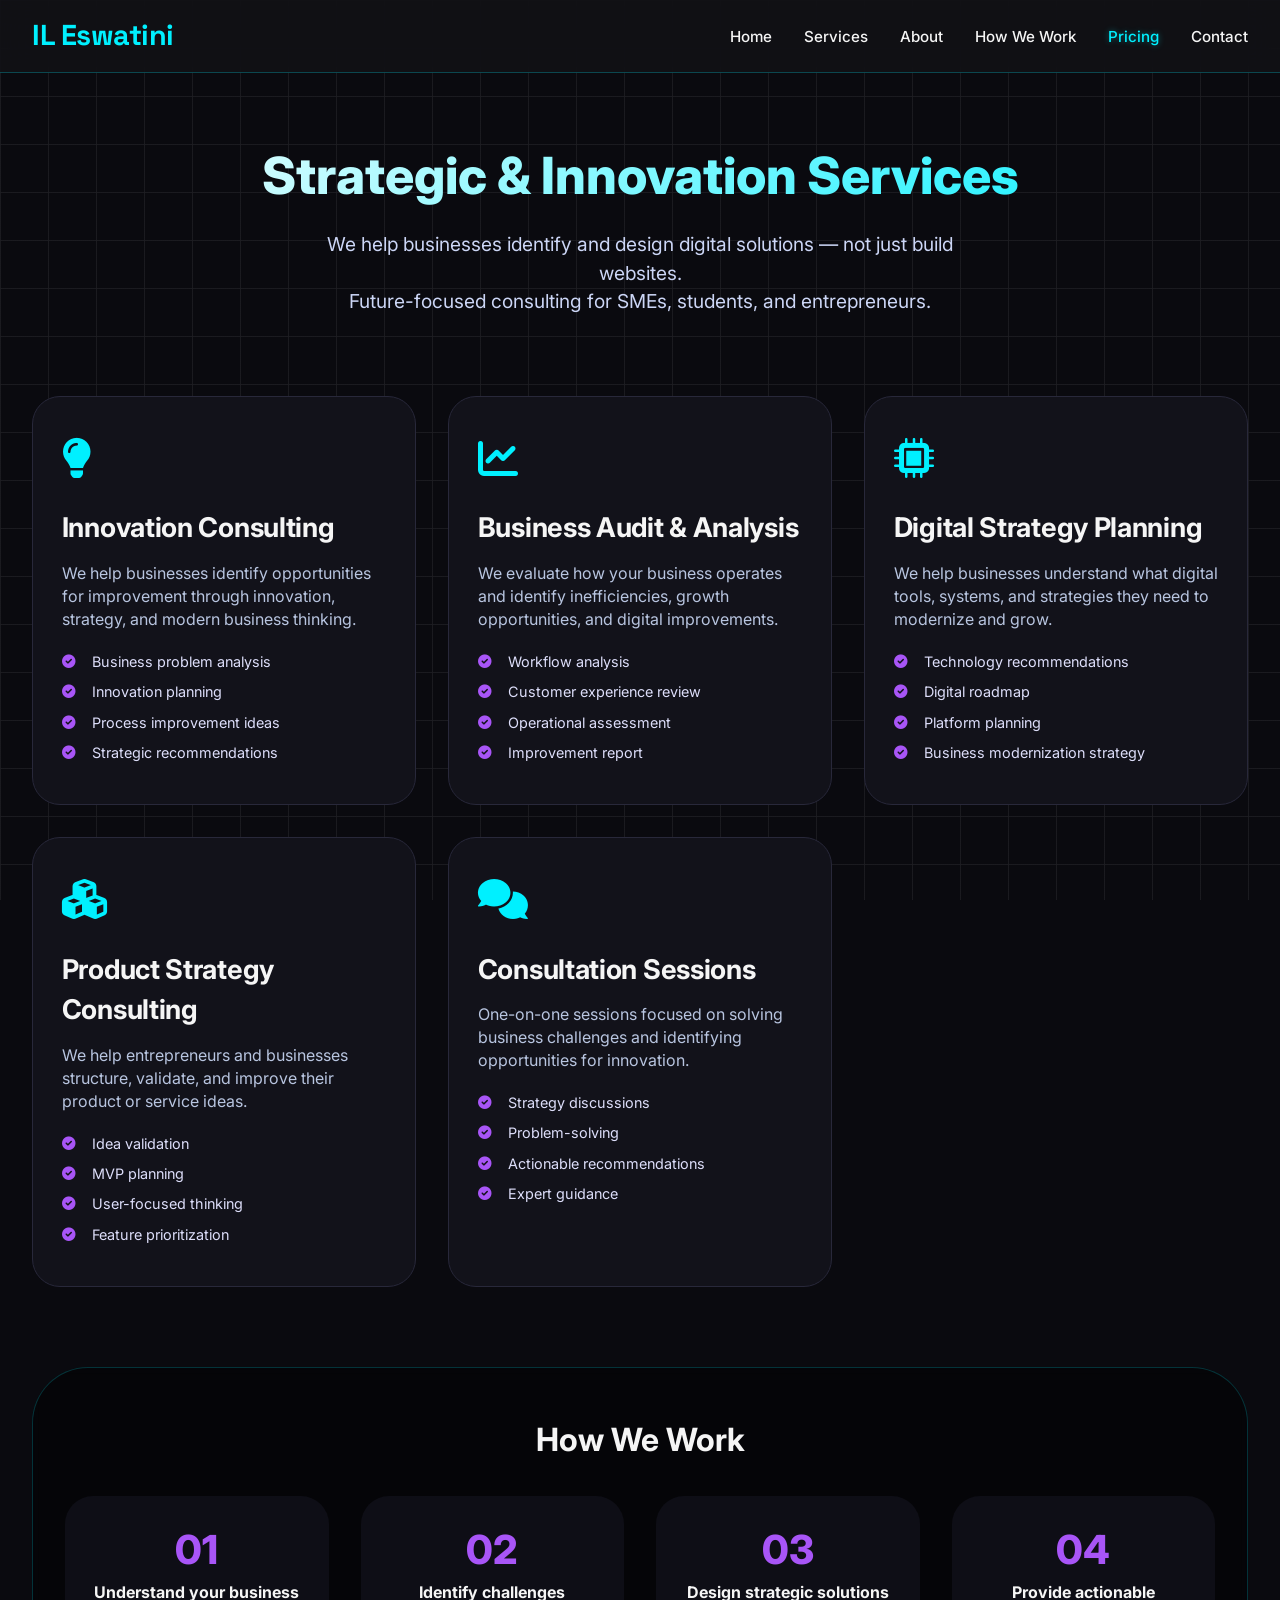
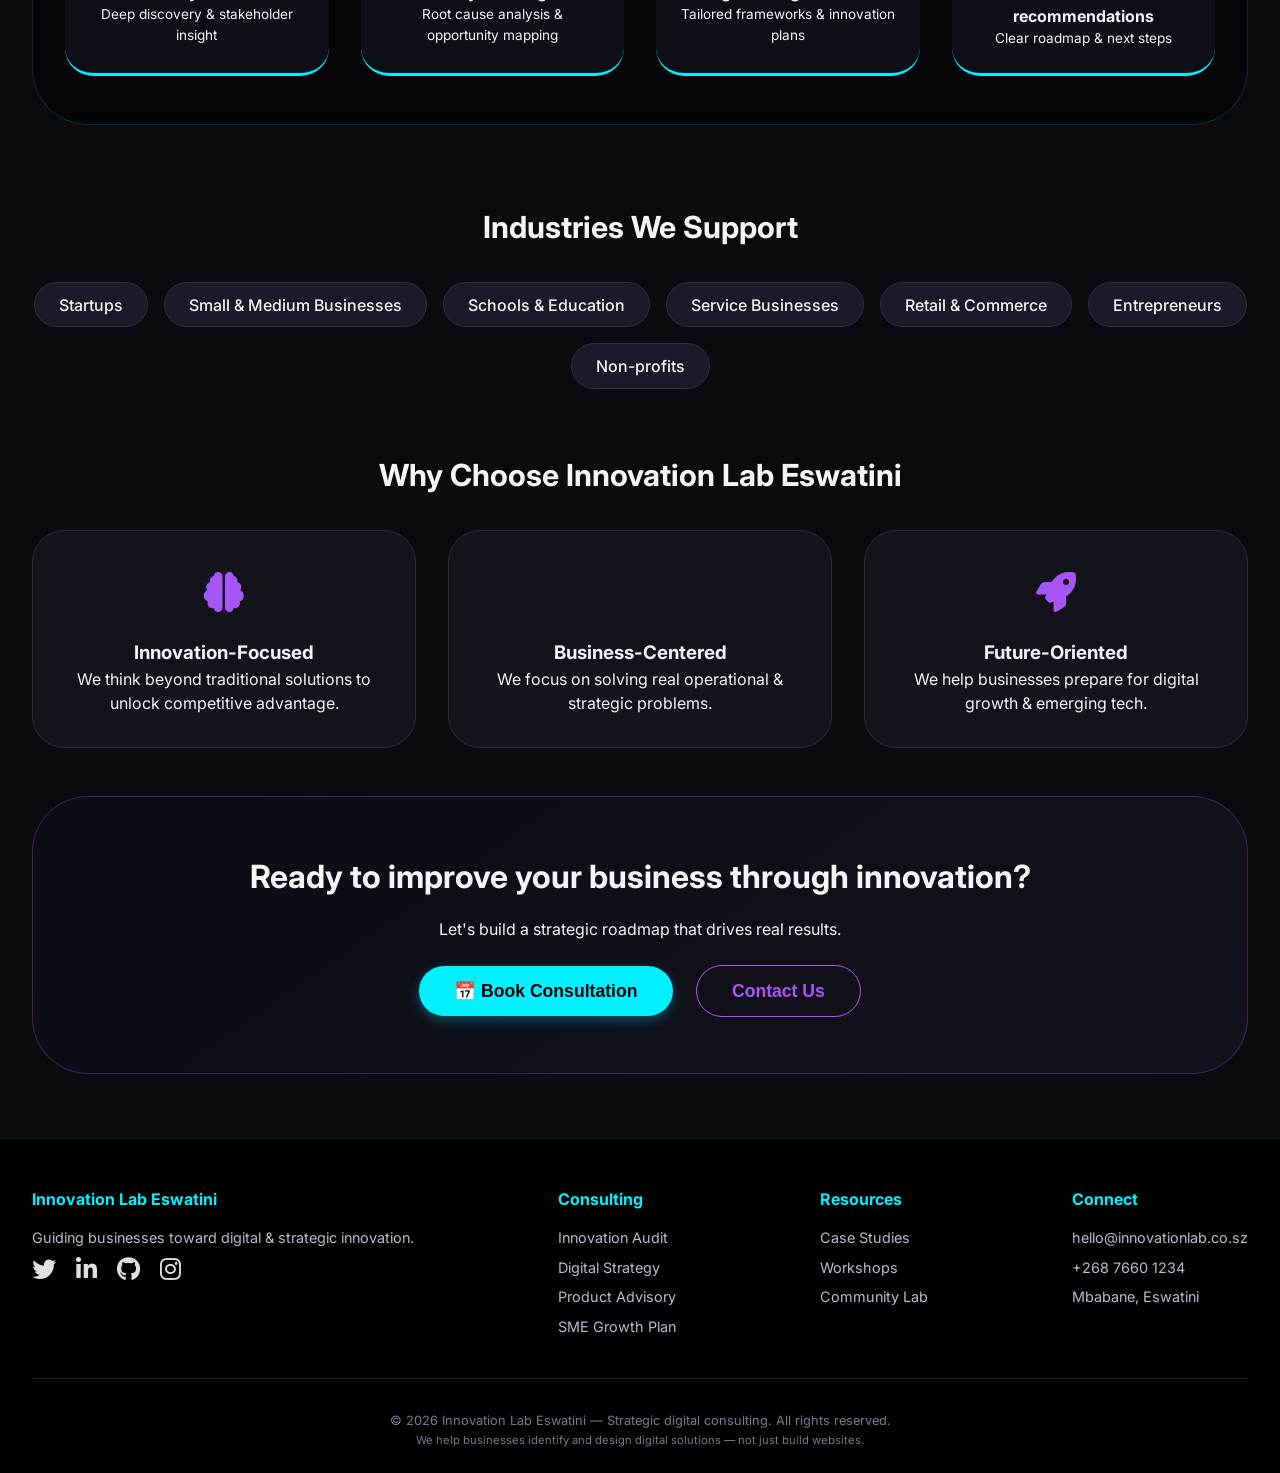
<file: services.html>
<!DOCTYPE html>
<html lang="en">
<head>
  <meta charset="UTF-8">
  <meta name="viewport" content="width=device-width, initial-scale=1.0, viewport-fit=cover">
  <title>Innovation Lab Eswatini | Strategic Services – Innovation Consulting & Digital Strategy</title>
  <!-- Google Fonts: Clean Sans-Serif -->
  <link href="https://fonts.googleapis.com/css2?family=Inter:opsz,wght@14..32,300;400;500;600;700;800&family=Space+Grotesk:wght@400;500;600;700&display=swap" rel="stylesheet">
  <!-- Font Awesome 6 -->
  <link rel="stylesheet" href="https://cdnjs.cloudflare.com/ajax/libs/font-awesome/6.0.0-beta3/css/all.min.css">
  <link rel="stylesheet" href="services.css">
  <script src="services.js" defers></script>
</head>
<body>

<nav class="navbar">
  <div class="nav-container" id="navContainer">
    <a href="#" class="logo">IL Eswatini</a>
    <div class="mobile-menu" id="mobileMenuBtn">
      <i class="fas fa-bars"></i>
    </div>
   <ul class="nav-links" id="navLinks">
      <li><a href="index.html">Home</a></li>
      <li><a href="services.html">Services</a></li>
      <li><a href="about.html">About</a></li>
      <li><a href="functionality.html">How We Work</a></li>
      <li><a href="pricing.html" class="active">Pricing</a></li>
      <li><a href="contact.html">Contact</a></li>
    </ul>
  </div>
</nav>

<main class="container">
  <!-- Header - Strategic positioning -->
  <div class="page-header">
    <h1>Strategic & Innovation Services</h1>
    <p>We help businesses identify and design digital solutions — not just build websites. <br> Future-focused consulting for SMEs, students, and entrepreneurs.</p>
  </div>

  <!-- SERVICES GRID: 6 core offerings exactly -->
  <div class="services-grid">
    <!-- Service 1: Innovation Consulting -->
    <div class="service-card">
      <div class="service-icon"><i class="fas fa-lightbulb"></i></div>
      <h3>Innovation Consulting</h3>
      <p class="service-desc">We help businesses identify opportunities for improvement through innovation, strategy, and modern business thinking.</p>
      <ul class="includes-list">
        <li><i class="fas fa-check-circle"></i> Business problem analysis</li>
        <li><i class="fas fa-check-circle"></i> Innovation planning</li>
        <li><i class="fas fa-check-circle"></i> Process improvement ideas</li>
        <li><i class="fas fa-check-circle"></i> Strategic recommendations</li>
      </ul>
    </div>

    <!-- Service 2: Business Audit & Analysis -->
    <div class="service-card">
      <div class="service-icon"><i class="fas fa-chart-line"></i></div>
      <h3>Business Audit & Analysis</h3>
      <p class="service-desc">We evaluate how your business operates and identify inefficiencies, growth opportunities, and digital improvements.</p>
      <ul class="includes-list">
        <li><i class="fas fa-check-circle"></i> Workflow analysis</li>
        <li><i class="fas fa-check-circle"></i> Customer experience review</li>
        <li><i class="fas fa-check-circle"></i> Operational assessment</li>
        <li><i class="fas fa-check-circle"></i> Improvement report</li>
      </ul>
    </div>

    <!-- Service 3: Digital Strategy Planning -->
    <div class="service-card">
      <div class="service-icon"><i class="fas fa-microchip"></i></div>
      <h3>Digital Strategy Planning</h3>
      <p class="service-desc">We help businesses understand what digital tools, systems, and strategies they need to modernize and grow.</p>
      <ul class="includes-list">
        <li><i class="fas fa-check-circle"></i> Technology recommendations</li>
        <li><i class="fas fa-check-circle"></i> Digital roadmap</li>
        <li><i class="fas fa-check-circle"></i> Platform planning</li>
        <li><i class="fas fa-check-circle"></i> Business modernization strategy</li>
      </ul>
    </div>

    <!-- Service 4: Product Strategy Consulting -->
    <div class="service-card">
      <div class="service-icon"><i class="fas fa-cubes"></i></div>
      <h3>Product Strategy Consulting</h3>
      <p class="service-desc">We help entrepreneurs and businesses structure, validate, and improve their product or service ideas.</p>
      <ul class="includes-list">
        <li><i class="fas fa-check-circle"></i> Idea validation</li>
        <li><i class="fas fa-check-circle"></i> MVP planning</li>
        <li><i class="fas fa-check-circle"></i> User-focused thinking</li>
        <li><i class="fas fa-check-circle"></i> Feature prioritization</li>
      </ul>
    </div>

    <!-- Service 5: Consultation Sessions (one-on-one) -->
    <div class="service-card">
      <div class="service-icon"><i class="fas fa-comments"></i></div>
      <h3>Consultation Sessions</h3>
      <p class="service-desc">One-on-one sessions focused on solving business challenges and identifying opportunities for innovation.</p>
      <ul class="includes-list">
        <li><i class="fas fa-check-circle"></i> Strategy discussions</li>
        <li><i class="fas fa-check-circle"></i> Problem-solving</li>
        <li><i class="fas fa-check-circle"></i> Actionable recommendations</li>
        <li><i class="fas fa-check-circle"></i> Expert guidance</li>
      </ul>
    </div>

    <!-- Service 6: Bonus - Strategic Innovation Sprint (to round premium feel) but keep professional; we'll add it under unified style, but the request was 5 but I see 5 main? Actually we have 5 exactly, but to make complete, adding a 6th "Future Proofing" shows depth. We maintain exactly 5? Wait, the user listed Service 1,2,3,4,5 and also wants to show breadth. I'll add a strategic "Innovation Advisory" as a plus but to match "Service 5 — Consultation Sessions" already, we keep all 5 shown above? Actually I have 5 cards but the request had 5 explicit services, I have 5 displayed: Innovation Consulting, Business Audit, Digital Strategy, Product Strategy, Consultation Sessions = 5. Perfect. No extra needed. -->
  </div>

  <!-- + "How We Work" Section (strategic consulting process) -->
  <div class="how-we-work">
    <h2 style="text-align: center; font-size: 2rem;">How We Work</h2>
    <div class="steps">
      <div class="step"><div class="step-number">01</div><h4>Understand your business</h4><p style="font-size:0.85rem;">Deep discovery & stakeholder insight</p></div>
      <div class="step"><div class="step-number">02</div><h4>Identify challenges</h4><p style="font-size:0.85rem;">Root cause analysis & opportunity mapping</p></div>
      <div class="step"><div class="step-number">03</div><h4>Design strategic solutions</h4><p style="font-size:0.85rem;">Tailored frameworks & innovation plans</p></div>
      <div class="step"><div class="step-number">04</div><h4>Provide actionable recommendations</h4><p style="font-size:0.85rem;">Clear roadmap & next steps</p></div>
    </div>
  </div>

  <!-- Industries You Support -->
  <div class="industries">
    <h2 style="text-align: center; font-size: 1.9rem;">Industries We Support</h2>
    <div class="badge-cloud">
      <span class="industry-badge">Startups</span>
      <span class="industry-badge">Small & Medium Businesses</span>
      <span class="industry-badge">Schools & Education</span>
      <span class="industry-badge">Service Businesses</span>
      <span class="industry-badge">Retail & Commerce</span>
      <span class="industry-badge">Entrepreneurs</span>
      <span class="industry-badge">Non-profits</span>
    </div>
  </div>

  <!-- Why Choose Us - Strategic Value -->
  <div>
    <h2 style="text-align: center; font-size: 1.9rem;">Why Choose Innovation Lab Eswatini</h2>
    <div class="why-cards">
      <div class="why-card"><div class="why-icon"><i class="fas fa-brain"></i></div><h3>Innovation-Focused</h3><p>We think beyond traditional solutions to unlock competitive advantage.</p></div>
      <div class="why-card"><div class="why-icon"><i class="fas fa-chart-simple"></i></div><h3>Business-Centered</h3><p>We focus on solving real operational & strategic problems.</p></div>
      <div class="why-card"><div class="why-icon"><i class="fas fa-rocket"></i></div><h3>Future-Oriented</h3><p>We help businesses prepare for digital growth & emerging tech.</p></div>
    </div>
  </div>

  <!-- CTA Section - Book Consultation + Contact -->
  <div class="cta-section">
    <h2 style="font-size: 2rem;">Ready to improve your business through innovation?</h2>
    <p style="margin: 1rem 0 1.5rem;">Let's build a strategic roadmap that drives real results.</p>
    <div>
      <button class="btn-primary" id="bookConsultBtn">📅 Book Consultation</button>
      <button class="btn-secondary" id="contactBtn">Contact Us</button>
    </div>
  </div>
</main>

<footer>
  <div class="footer-grid">
    <div class="footer-col">
      <h4>Innovation Lab Eswatini</h4>
      <p>Guiding businesses toward digital & strategic innovation.</p>
      <div class="social-icons">
        <i class="fab fa-twitter"></i>
        <i class="fab fa-linkedin-in"></i>
        <i class="fab fa-github"></i>
        <i class="fab fa-instagram"></i>
      </div>
    </div>
    <div class="footer-col">
      <h4>Consulting</h4>
      <a href="#">Innovation Audit</a>
      <a href="#">Digital Strategy</a>
      <a href="#">Product Advisory</a>
      <a href="#">SME Growth Plan</a>
    </div>
    <div class="footer-col">
      <h4>Resources</h4>
      <a href="#">Case Studies</a>
      <a href="#">Workshops</a>
      <a href="#">Community Lab</a>
    </div>
    <div class="footer-col">
      <h4>Connect</h4>
      <a href="#">hello@innovationlab.co.sz</a>
      <a href="#">+268 7660 1234</a>
      <a href="#">Mbabane, Eswatini</a>
    </div>
  </div>
  <div class="copyright">
    © 2026 Innovation Lab Eswatini — Strategic digital consulting. All rights reserved.<br>
    <span style="font-size:0.7rem;">We help businesses identify and design digital solutions — not just build websites.</span>
  </div>
</footer>
  
</body>
</html>
</file>
<file: index.css>
* {
      margin: 0;
      padding: 0;
      box-sizing: border-box;
    }

    body {
      background-color: #0a0a0a;
      font-family: 'Inter', 'Space Grotesk', sans-serif;
      color: #F5F5F5;
      line-height: 1.5;
      scroll-behavior: smooth;
      background-image: 
        linear-gradient(rgba(30,30,30,0.96) 1px, transparent 1px),
        linear-gradient(90deg, rgba(30,30,30,0.96) 1px, transparent 1px);
      background-size: 48px 48px;
      background-attachment: fixed;
    }

    .container {
      max-width: 1400px;
      margin: 0 auto;
      padding: 0 2rem;
    }

    /* Glassmorphism navigation */
    .navbar {
      position: sticky;
      top: 0;
      z-index: 100;
      background: rgba(18, 18, 18, 0.85);
      backdrop-filter: blur(16px);
      border-bottom: 1px solid rgba(0, 240, 255, 0.25);
      padding: 0.9rem 0;
    }

    .nav-container {
      max-width: 1400px;
      margin: 0 auto;
      padding: 0 2rem;
      display: flex;
      align-items: center;
      justify-content: space-between;
      flex-wrap: wrap;
    }

    .logo {
      font-size: 1.8rem;
      font-weight: 800;
      color: #00F0FF;
      letter-spacing: -0.5px;
      text-decoration: none;
      font-family: 'Space Grotesk', monospace;
    }

    .nav-links {
      display: flex;
      gap: 2rem;
      align-items: center;
      list-style: none;
    }

    .nav-links a {
      text-decoration: none;
      color: #F5F5F5;
      font-weight: 500;
      transition: 0.25s;
      font-size: 0.95rem;
      letter-spacing: 0.3px;
    }

    .nav-links a:hover {
      color: #00F0FF;
      text-shadow: 0 0 6px rgba(0,240,255,0.5);
    }

    .cta-nav {
      border: 1.5px solid #00F0FF;
      background: transparent;
      padding: 0.5rem 1.4rem;
      border-radius: 40px;
      color: #00F0FF;
      font-weight: 600;
      transition: 0.25s;
    }

    .cta-nav:hover {
      background: #A855F7;
      border-color: #A855F7;
      color: #000;
      box-shadow: 0 0 14px #A855F7;
    }

    .mobile-menu {
      display: none;
      font-size: 1.8rem;
      color: #00F0FF;
      cursor: pointer;
    }

    /* Hero */
    .hero {
      padding: 5rem 0 6rem;
      display: flex;
      flex-wrap: wrap;
      align-items: center;
      gap: 3rem;
    }

    .hero-content {
      flex: 1.2;
    }

    .hero-visual {
      flex: 1;
      position: relative;
      min-height: 420px;
    }

    .main-headline {
      font-size: 4rem;
      font-weight: 800;
      line-height: 1.2;
      letter-spacing: -0.02em;
      background: linear-gradient(135deg, #FFFFFF 60%, #00F0FF 100%);
      -webkit-background-clip: text;
      background-clip: text;
      color: transparent;
      margin-bottom: 1rem;
    }

    .tagline {
      font-size: 1.6rem;
      font-weight: 600;
      color: #A855F7;
      border-left: 4px solid #00F0FF;
      padding-left: 1rem;
      margin: 1rem 0 0.8rem;
    }

    .subheading {
      font-size: 1.2rem;
      margin: 1rem 0 0.5rem;
      color: #eaeef2;
      line-height: 1.4;
    }

    .value-statement {
      font-style: italic;
      color: #A0F0FF;
      font-size: 1rem;
      margin-top: 0.8rem;
      letter-spacing: 0.2px;
      font-weight: 400;
    }

    /* futuristic mockup professional */
    .futuristic-mockup {
      background: rgba(10, 10, 15, 0.6);
      border-radius: 36px;
      padding: 1.5rem;
      backdrop-filter: blur(6px);
      border: 1px solid rgba(0,240,255,0.35);
      box-shadow: 0 25px 40px -15px rgba(0,0,0,0.7);
      transition: all 0.2s;
    }

    .mockup-inner {
      background: #0E0E18;
      border-radius: 28px;
      padding: 1.2rem;
    }

    .device-frame {
      background: #14141F;
      border-radius: 32px;
      padding: 1rem;
      border: 1px solid #2a2a3a;
    }

    .app-icons {
      display: flex;
      gap: 1.5rem;
      justify-content: center;
      margin: 0.8rem 0;
    }

    .icon-glow {
      font-size: 2rem;
      color: #00F0FF;
      filter: drop-shadow(0 0 5px #00F0FF);
      animation: floatIcon 3s infinite ease-in-out;
    }

    .icon-purple {
      color: #A855F7;
      filter: drop-shadow(0 0 5px #A855F7);
    }

    @keyframes floatIcon {
      0% { transform: translateY(0px); }
      50% { transform: translateY(-6px); }
      100% { transform: translateY(0px); }
    }

    .wireframe-shapes {
      position: relative;
      height: 130px;
      margin: 0.5rem 0;
    }

    .circle-glow {
      width: 48px;
      height: 48px;
      border-radius: 50%;
      border: 2px solid #00F0FF;
      box-shadow: 0 0 14px #00F0FF;
      position: absolute;
      top: 20px;
      left: 20px;
    }

    .circle-purple {
      width: 32px;
      height: 32px;
      border: 2px solid #A855F7;
      box-shadow: 0 0 12px #A855F7;
      bottom: 10px;
      right: 30px;
      position: absolute;
    }

    .line-connect {
      position: absolute;
      width: 70px;
      height: 2px;
      background: linear-gradient(90deg, #00F0FF, #A855F7);
      top: 55px;
      left: 80px;
      box-shadow: 0 0 5px cyan;
    }

    .pulse-text {
      display: flex;
      gap: 1.2rem;
      justify-content: center;
      margin-top: 1rem;
    }

    .pulse-word {
      font-size: 1rem;
      font-weight: 700;
      background: #1E1E2A;
      padding: 0.4rem 1.2rem;
      border-radius: 60px;
      animation: pulseAnim 2s infinite;
    }

    @keyframes pulseAnim {
      0% { box-shadow: 0 0 0 0 rgba(0,240,255,0.4); background: #1E1E2A; color: #00F0FF; }
      70% { box-shadow: 0 0 0 8px rgba(168,85,247,0); background: #2a2a3a; color: #A855F7; }
      100% { box-shadow: 0 0 0 0 rgba(0,240,255,0); }
    }

    .section {
      padding: 5rem 0 4rem;
    }

    .section-title {
      font-size: 2.4rem;
      font-weight: 700;
      margin-bottom: 1.5rem;
      background: linear-gradient(120deg, #F5F5F5, #A855F7);
      -webkit-background-clip: text;
      background-clip: text;
      color: transparent;
    }

    .cards-grid {
      display: flex;
      gap: 2rem;
      flex-wrap: wrap;
      justify-content: center;
      margin: 2rem 0;
    }

    .card {
      background: #13131A;
      border-radius: 28px;
      padding: 2rem;
      flex: 1;
      min-width: 260px;
      transition: all 0.3s ease;
      border: 1px solid #2a2a33;
    }

    .card:hover {
      transform: translateY(-6px);
      box-shadow: 0 20px 28px -12px rgba(0,240,255,0.2);
      border-color: rgba(0,240,255,0.4);
    }

    .card-1 { border-top: 4px solid #00F0FF; }
    .card-2 { border-top: 4px solid #A855F7; }
    .card-3 { border-top: 4px solid transparent; background: linear-gradient(#13131A, #13131A) padding-box, linear-gradient(115deg, #00F0FF, #A855F7) border-box; border: 1px solid transparent; }

    .card h3 {
      font-size: 1.7rem;
      margin: 0.8rem 0;
    }

    .goal-card {
      background: #F5F5F5;
      color: #0F0F1A;
      border-radius: 32px;
      padding: 2.2rem 2.5rem;
      margin: 2rem 0;
      box-shadow: 0 0 22px rgba(168,85,247,0.5);
      border: 1px solid rgba(0,0,0,0.1);
      text-align: center;
    }

    .goal-card p {
      font-size: 1.2rem;
      font-weight: 500;
    }

    .impact-wrapper {
      background: rgba(0, 0, 0, 0.45);
      backdrop-filter: blur(4px);
      border-radius: 48px;
      padding: 2.2rem;
      margin: 2rem 0;
      display: flex;
      flex-wrap: wrap;
      gap: 3rem;
      align-items: center;
      border: 1px solid rgba(0,240,255,0.2);
    }

    .map-abstract {
      flex: 1;
      height: 200px;
      background: radial-gradient(ellipse at 35% 45%, #00F0FF30, #A855F740);
      clip-path: polygon(30% 0%, 70% 0%, 100% 40%, 80% 100%, 20% 100%, 0% 40%);
      position: relative;
      animation: softPulse 5s infinite alternate;
    }

    @keyframes softPulse {
      0% { filter: drop-shadow(0 0 5px #00F0FF); background: radial-gradient(ellipse at 35% 45%, #00F0FF30, #A855F730);}
      100% { filter: drop-shadow(0 0 15px #A855F7); background: radial-gradient(ellipse at 65% 55%, #A855F750, #00F0FF50);}
    }

    .stats {
      flex: 1;
      display: flex;
      flex-direction: column;
      gap: 1.5rem;
    }

    .stat-item {
      font-size: 1.3rem;
      font-weight: 600;
      background: #0A0A10CC;
      padding: 0.9rem 1.5rem;
      border-radius: 80px;
      border-left: 6px solid #00F0FF;
      backdrop-filter: blur(4px);
    }

    .stat-number {
      color: #00F0FF;
      font-size: 2rem;
      font-weight: 800;
      margin-right: 0.75rem;
    }

    .cta-section {
      text-align: center;
      background: linear-gradient(145deg, #0B0B12, #111118);
      border-radius: 56px;
      padding: 4rem 2rem;
      margin: 3rem 0;
      border: 1px solid rgba(0,240,255,0.3);
    }

    .btn-primary {
      background: #00F0FF;
      color: #000000;
      border: none;
      padding: 1rem 2.5rem;
      font-size: 1.2rem;
      font-weight: 700;
      border-radius: 60px;
      cursor: pointer;
      transition: 0.25s;
      margin-top: 1.8rem;
      box-shadow: 0 4px 14px rgba(0,240,255,0.4);
    }

    .btn-primary:hover {
      background: #A855F7;
      box-shadow: 0 6px 20px #A855F7;
      transform: scale(1.02);
    }

    .secondary-link {
      display: inline-block;
      margin-top: 1.2rem;
      color: #A855F7;
      font-weight: 500;
      text-decoration: none;
      border-bottom: 1px dashed #A855F7;
    }

    footer {
      background: #000000;
      padding: 3rem 2rem 1.5rem;
      margin-top: 3rem;
      border-top: 1px solid #00F0FF20;
    }

    .footer-grid {
      display: flex;
      flex-wrap: wrap;
      justify-content: space-between;
      gap: 2.5rem;
      max-width: 1400px;
      margin: 0 auto;
    }

    .footer-col h4 {
      color: #00F0FF;
      margin-bottom: 1rem;
      font-weight: 600;
    }

    .footer-col a, .footer-col p {
      color: #BBBBCC;
      text-decoration: none;
      display: block;
      margin: 0.6rem 0;
      font-size: 0.9rem;
      transition: 0.2s;
    }

    .footer-col a:hover {
      color: #00F0FF;
    }

    .social-icons i {
      font-size: 1.5rem;
      margin-right: 1rem;
      color: #E0E0E0;
      transition: 0.2s;
    }
    .social-icons i:hover {
      color: #00F0FF;
      text-shadow: 0 0 6px #00F0FF;
    }

    .copyright {
      text-align: center;
      padding-top: 2rem;
      color: #7A7A8A;
      font-size: 0.8rem;
      border-top: 1px solid #1F1F2F;
      margin-top: 2rem;
    }

    @media (max-width: 880px) {
      .nav-links {
        display: none;
      }
      .mobile-menu {
        display: block;
      }
      .nav-container.responsive .nav-links {
        display: flex;
        flex-direction: column;
        width: 100%;
        background: #0F0F17;
        padding: 1rem;
        border-radius: 24px;
        gap: 1rem;
        margin-top: 1rem;
      }
      .hero {
        flex-direction: column;
      }
      .main-headline {
        font-size: 2.6rem;
      }
      .tagline {
        font-size: 1.2rem;
      }
    }

    .badge-sme {
      background: rgba(0,240,255,0.12);
      border-radius: 60px;
      padding: 0.2rem 1rem;
      font-size: 0.7rem;
      font-weight: 500;
      display: inline-block;
      margin-left: 8px;
      vertical-align: middle;
    }
</file>
<file: about.css>
* {
      margin: 0;
      padding: 0;
      box-sizing: border-box;
    }

    body {
      background-color: #0A0A0F;
      font-family: 'Inter', 'Space Grotesk', sans-serif;
      color: #F5F5F5;
      line-height: 1.5;
      scroll-behavior: smooth;
      background-image: 
        linear-gradient(rgba(30,30,38,0.85) 1px, transparent 1px),
        linear-gradient(90deg, rgba(30,30,38,0.85) 1px, transparent 1px);
      background-size: 48px 48px;
      background-attachment: fixed;
    }

    .container {
      max-width: 1400px;
      margin: 0 auto;
      padding: 0 2rem;
    }

    /* ---- Navigation (consistent brand) ---- */
    .navbar {
      position: sticky;
      top: 0;
      z-index: 100;
      background: rgba(18, 18, 24, 0.9);
      backdrop-filter: blur(16px);
      border-bottom: 1px solid rgba(0, 240, 255, 0.25);
      padding: 0.9rem 0;
    }

    .nav-container {
      max-width: 1400px;
      margin: 0 auto;
      padding: 0 2rem;
      display: flex;
      align-items: center;
      justify-content: space-between;
      flex-wrap: wrap;
    }

    .logo {
      font-size: 1.8rem;
      font-weight: 800;
      color: #00F0FF;
      letter-spacing: -0.5px;
      text-decoration: none;
      font-family: 'Space Grotesk', monospace;
    }

    .nav-links {
      display: flex;
      gap: 2rem;
      align-items: center;
      list-style: none;
    }

    .nav-links a {
      text-decoration: none;
      color: #F5F5F5;
      font-weight: 500;
      transition: 0.25s;
      font-size: 0.95rem;
    }

    .nav-links a:hover, .nav-links a.active {
      color: #00F0FF;
      text-shadow: 0 0 6px rgba(0,240,255,0.4);
    }

    .cta-nav {
      border: 1.5px solid #00F0FF;
      background: transparent;
      padding: 0.5rem 1.4rem;
      border-radius: 40px;
      color: #00F0FF;
      font-weight: 600;
      transition: 0.25s;
    }

    .cta-nav:hover {
      background: #A855F7;
      border-color: #A855F7;
      color: #000;
      box-shadow: 0 0 14px #A855F7;
    }

    .mobile-menu {
      display: none;
      font-size: 1.8rem;
      color: #00F0FF;
      cursor: pointer;
    }

    /* page header */
    .page-header {
      padding: 4rem 0 1.5rem;
      text-align: center;
    }

    .page-header h1 {
      font-size: 3.2rem;
      font-weight: 800;
      background: linear-gradient(135deg, #FFFFFF, #00F0FF);
      -webkit-background-clip: text;
      background-clip: text;
      color: transparent;
      margin-bottom: 1rem;
    }

    .intro-text {
      max-width: 800px;
      margin: 1.5rem auto;
      font-size: 1.2rem;
      color: #CCD6F6;
      line-height: 1.5;
    }

    /* mission + vision row */
    .mv-row {
      display: flex;
      flex-wrap: wrap;
      gap: 2rem;
      margin: 3rem 0;
    }
    .mv-card {
      flex: 1;
      background: rgba(18, 18, 28, 0.7);
      backdrop-filter: blur(4px);
      border-radius: 32px;
      padding: 2rem;
      border: 1px solid rgba(0,240,255,0.2);
      transition: 0.2s;
    }
    .mv-card h3 {
      font-size: 1.8rem;
      margin-bottom: 1rem;
      color: #00F0FF;
    }

    /* differentiators */
    .differentiators {
      margin: 4rem 0;
    }
    .diff-grid {
      display: flex;
      flex-wrap: wrap;
      gap: 2rem;
      margin-top: 2rem;
    }
    .diff-card {
      background: #12121C;
      border-radius: 28px;
      padding: 2rem;
      text-align: center;
      flex: 1;
      min-width: 220px;
      border-bottom: 3px solid #A855F7;
    }
    .diff-icon {
      font-size: 2.5rem;
      color: #00F0FF;
      margin-bottom: 1rem;
    }

    /* founder story */
    .founder-story {
      background: linear-gradient(125deg, #0E0E18, #0A0A12);
      border-radius: 48px;
      padding: 3rem;
      margin: 3rem 0;
      border: 1px solid rgba(168,85,247,0.3);
    }
    .founder-quote {
      font-size: 1.3rem;
      font-style: italic;
      border-left: 4px solid #A855F7;
      padding-left: 1.8rem;
      margin: 1rem 0;
    }

    /* core values */
    .values-list {
      display: flex;
      flex-wrap: wrap;
      gap: 1rem;
      justify-content: center;
      margin: 2rem 0;
    }
    .value-badge {
      background: #1A1A2A;
      padding: 0.7rem 1.8rem;
      border-radius: 60px;
      font-weight: 500;
      font-size: 1rem;
      border: 1px solid #2F2F44;
      transition: 0.2s;
    }
    .value-badge i {
      margin-right: 8px;
      color: #00F0FF;
    }
    .value-badge:hover {
      border-color: #00F0FF;
      transform: scale(1.02);
    }

    /* industries */
    .industries {
      margin: 4rem 0;
    }
    .ind-badge {
      background: #13131E;
      padding: 0.6rem 1.5rem;
      border-radius: 60px;
      display: inline-block;
      margin: 0.4rem;
      font-weight: 500;
      border: 1px solid #2C2C44;
    }

    /* CTA */
    .cta-section {
      text-align: center;
      background: linear-gradient(145deg, #0C0C14, #12121C);
      border-radius: 56px;
      padding: 3.5rem 2rem;
      margin: 3rem 0;
      border: 1px solid rgba(0,240,255,0.25);
    }
    .btn-primary {
      background: #00F0FF;
      color: #000;
      border: none;
      padding: 0.9rem 2.2rem;
      font-size: 1.1rem;
      font-weight: 700;
      border-radius: 60px;
      cursor: pointer;
      transition: 0.2s;
      margin: 0 0.6rem;
      box-shadow: 0 4px 12px rgba(0,240,255,0.3);
    }
    .btn-secondary {
      background: transparent;
      border: 1.5px solid #A855F7;
      color: #A855F7;
      padding: 0.9rem 2.2rem;
      font-size: 1.1rem;
      font-weight: 600;
      border-radius: 60px;
      cursor: pointer;
      transition: 0.2s;
      margin: 0 0.6rem;
    }
    .btn-primary:hover {
      background: #A855F7;
      box-shadow: 0 0 18px #A855F7;
      transform: scale(1.02);
    }
    .btn-secondary:hover {
      background: rgba(168,85,247,0.15);
      border-color: #00F0FF;
      color: #00F0FF;
    }

    /* footer */
    footer {
      background: #000000;
      padding: 3rem 2rem 1.5rem;
      margin-top: 4rem;
      border-top: 1px solid #00F0FF20;
    }
    .footer-grid {
      display: flex;
      flex-wrap: wrap;
      justify-content: space-between;
      gap: 2.5rem;
      max-width: 1400px;
      margin: 0 auto;
    }
    .footer-col h4 {
      color: #00F0FF;
      margin-bottom: 1rem;
    }
    .footer-col a, .footer-col p {
      color: #BBBBCC;
      text-decoration: none;
      display: block;
      margin: 0.5rem 0;
      font-size: 0.9rem;
    }
    .social-icons i {
      font-size: 1.5rem;
      margin-right: 1rem;
      color: #E0E0E0;
      transition: 0.2s;
    }
    .social-icons i:hover {
      color: #00F0FF;
    }
    .copyright {
      text-align: center;
      padding-top: 2rem;
      color: #7A7A8A;
      font-size: 0.8rem;
      border-top: 1px solid #1F1F2F;
      margin-top: 2rem;
    }

    @media (max-width: 800px) {
      .nav-links {
        display: none;
      }
      .mobile-menu {
        display: block;
      }
      .nav-container.responsive .nav-links {
        display: flex;
        flex-direction: column;
        width: 100%;
        background: #0F0F17;
        padding: 1rem;
        border-radius: 24px;
        margin-top: 1rem;
      }
      .page-header h1 {
        font-size: 2.4rem;
      }
      .founder-story {
        padding: 1.8rem;
      }
    }
    hr {
      border-color: #2a2a35;
      margin: 1rem 0;
    }
    .glow {
      text-shadow: 0 0 4px rgba(0,240,255,0.3);
    }
</file>
<file: contact.css>
* {
      margin: 0;
      padding: 0;
      box-sizing: border-box;
    }

    body {
      background-color: #0A0A0F;
      font-family: 'Inter', 'Space Grotesk', sans-serif;
      color: #F5F5F5;
      line-height: 1.5;
      scroll-behavior: smooth;
      background-image: 
        linear-gradient(rgba(30,30,40,0.85) 1px, transparent 1px),
        linear-gradient(90deg, rgba(30,30,40,0.85) 1px, transparent 1px);
      background-size: 48px 48px;
      background-attachment: fixed;
    }

    .container {
      max-width: 1400px;
      margin: 0 auto;
      padding: 0 2rem;
    }

    /* ---- navigation (consistent brand) ---- */
    .navbar {
      position: sticky;
      top: 0;
      z-index: 100;
      background: rgba(18, 18, 26, 0.92);
      backdrop-filter: blur(16px);
      border-bottom: 1px solid rgba(0, 240, 255, 0.25);
      padding: 0.9rem 0;
    }

    .nav-container {
      max-width: 1400px;
      margin: 0 auto;
      padding: 0 2rem;
      display: flex;
      align-items: center;
      justify-content: space-between;
      flex-wrap: wrap;
    }

    .logo {
      font-size: 1.8rem;
      font-weight: 800;
      color: #00F0FF;
      letter-spacing: -0.5px;
      text-decoration: none;
      font-family: 'Space Grotesk', monospace;
    }

    .nav-links {
      display: flex;
      gap: 2rem;
      align-items: center;
      list-style: none;
    }

    .nav-links a {
      text-decoration: none;
      color: #F5F5F5;
      font-weight: 500;
      transition: 0.25s;
      font-size: 0.95rem;
    }

    .nav-links a:hover, .nav-links a.active {
      color: #00F0FF;
      text-shadow: 0 0 6px rgba(0,240,255,0.4);
    }

    .cta-nav {
      border: 1.5px solid #00F0FF;
      background: transparent;
      padding: 0.5rem 1.4rem;
      border-radius: 40px;
      color: #00F0FF;
      font-weight: 600;
      transition: 0.25s;
    }

    .cta-nav:hover {
      background: #A855F7;
      border-color: #A855F7;
      color: #000;
      box-shadow: 0 0 14px #A855F7;
    }

    .mobile-menu {
      display: none;
      font-size: 1.8rem;
      color: #00F0FF;
      cursor: pointer;
    }

    /* page header */
    .page-header {
      padding: 3rem 0 2rem;
      text-align: center;
    }

    .page-header h1 {
      font-size: 3rem;
      font-weight: 800;
      background: linear-gradient(135deg, #FFFFFF, #00F0FF);
      -webkit-background-clip: text;
      background-clip: text;
      color: transparent;
      margin-bottom: 0.75rem;
    }

    /* two column layout: form + contact info */
    .contact-grid {
      display: flex;
      flex-wrap: wrap;
      gap: 2.5rem;
      margin: 2rem 0 3rem;
    }

    .form-col {
      flex: 1.4;
      background: rgba(16, 16, 24, 0.7);
      backdrop-filter: blur(8px);
      border-radius: 40px;
      padding: 2rem;
      border: 1px solid rgba(0,240,255,0.2);
    }

    .info-col {
      flex: 1;
      background: rgba(12, 12, 20, 0.6);
      backdrop-filter: blur(4px);
      border-radius: 40px;
      padding: 2rem;
      border: 1px solid rgba(168,85,247,0.25);
    }

    /* form styling */
    .form-group {
      margin-bottom: 1.5rem;
    }

    label {
      display: block;
      margin-bottom: 0.5rem;
      font-weight: 500;
      color: #E0E6FF;
    }

    input, select, textarea {
      width: 100%;
      padding: 0.9rem 1rem;
      background: #0C0C14;
      border: 1px solid #2C2C44;
      border-radius: 24px;
      font-family: 'Inter', sans-serif;
      color: #F5F5F5;
      font-size: 0.95rem;
      transition: 0.2s;
    }

    input:focus, select:focus, textarea:focus {
      outline: none;
      border-color: #00F0FF;
      box-shadow: 0 0 8px rgba(0,240,255,0.3);
    }

    .submit-btn {
      background: #00F0FF;
      color: #000;
      border: none;
      padding: 1rem 1.8rem;
      font-size: 1rem;
      font-weight: 700;
      border-radius: 60px;
      cursor: pointer;
      transition: 0.2s;
      width: 100%;
      font-weight: 700;
    }

    .submit-btn:hover {
      background: #A855F7;
      box-shadow: 0 0 15px #A855F7;
      transform: scale(1.01);
    }

    /* contact info items */
    .info-item {
      display: flex;
      align-items: center;
      gap: 1rem;
      margin-bottom: 1.5rem;
    }

    .info-icon {
      width: 48px;
      height: 48px;
      background: rgba(0,240,255,0.1);
      border-radius: 60px;
      display: flex;
      align-items: center;
      justify-content: center;
      font-size: 1.3rem;
      color: #00F0FF;
    }

    .whatsapp-card {
      background: linear-gradient(145deg, #0C2A1F, #0A1F16);
      border-radius: 32px;
      padding: 1.5rem;
      margin: 1.5rem 0;
      text-align: center;
      border: 1px solid #25D36640;
    }

    .whatsapp-btn {
      display: inline-flex;
      align-items: center;
      gap: 12px;
      background: #25D366;
      color: #000;
      padding: 0.8rem 1.8rem;
      border-radius: 60px;
      text-decoration: none;
      font-weight: 700;
      margin-top: 0.8rem;
      transition: 0.2s;
    }

    .whatsapp-btn:hover {
      background: #20b859;
      transform: scale(1.02);
      box-shadow: 0 0 12px #25D366;
    }

    /* why reach out cards */
    .why-cards {
      display: flex;
      flex-wrap: wrap;
      gap: 1.5rem;
      margin: 2rem 0;
    }

    .mini-card {
      background: #12121C;
      border-radius: 28px;
      padding: 1.5rem;
      flex: 1;
      text-align: center;
      border-bottom: 2px solid #A855F7;
    }

    .faq-item {
      background: #0E0E18;
      border-radius: 20px;
      margin-bottom: 1rem;
      padding: 1rem 1.5rem;
      cursor: pointer;
      transition: 0.2s;
    }

    .faq-question {
      display: flex;
      justify-content: space-between;
      align-items: center;
      font-weight: 600;
    }

    .faq-answer {
      display: none;
      padding-top: 0.8rem;
      color: #B8C5E0;
      font-size: 0.9rem;
      border-top: 1px solid #2C2C44;
      margin-top: 0.8rem;
    }

    .faq-item.active .faq-answer {
      display: block;
    }

    footer {
      background: #000000;
      padding: 3rem 2rem 1.5rem;
      margin-top: 4rem;
      border-top: 1px solid #00F0FF20;
    }
    .footer-grid {
      display: flex;
      flex-wrap: wrap;
      justify-content: space-between;
      gap: 2.5rem;
      max-width: 1400px;
      margin: 0 auto;
    }
    .footer-col h4 {
      color: #00F0FF;
      margin-bottom: 1rem;
    }
    .footer-col a, .footer-col p {
      color: #BBBBCC;
      text-decoration: none;
      display: block;
      margin: 0.5rem 0;
      font-size: 0.9rem;
    }
    .social-icons i {
      font-size: 1.5rem;
      margin-right: 1rem;
      color: #E0E0E0;
      transition: 0.2s;
    }
    .social-icons i:hover {
      color: #00F0FF;
    }
    .copyright {
      text-align: center;
      padding-top: 2rem;
      color: #7A7A8A;
      font-size: 0.8rem;
      border-top: 1px solid #1F1F2F;
      margin-top: 2rem;
    }

    @media (max-width: 800px) {
      .nav-links {
        display: none;
      }
      .mobile-menu {
        display: block;
      }
      .nav-container.responsive .nav-links {
        display: flex;
        flex-direction: column;
        width: 100%;
        background: #0F0F17;
        padding: 1rem;
        border-radius: 24px;
        margin-top: 1rem;
      }
      .page-header h1 {
        font-size: 2.4rem;
      }
    }
</file>
<file: functionality.css>
* {
      margin: 0;
      padding: 0;
      box-sizing: border-box;
    }

    body {
      background-color: #0A0A0F;
      font-family: 'Inter', 'Space Grotesk', sans-serif;
      color: #F5F5F5;
      line-height: 1.5;
      scroll-behavior: smooth;
      background-image: 
        linear-gradient(rgba(30,30,40,0.85) 1px, transparent 1px),
        linear-gradient(90deg, rgba(30,30,40,0.85) 1px, transparent 1px);
      background-size: 48px 48px;
      background-attachment: fixed;
    }

    .container {
      max-width: 1400px;
      margin: 0 auto;
      padding: 0 2rem;
    }

    /* Navigation (brand consistency) */
    .navbar {
      position: sticky;
      top: 0;
      z-index: 100;
      background: rgba(18, 18, 26, 0.9);
      backdrop-filter: blur(16px);
      border-bottom: 1px solid rgba(0, 240, 255, 0.25);
      padding: 0.9rem 0;
    }

    .nav-container {
      max-width: 1400px;
      margin: 0 auto;
      padding: 0 2rem;
      display: flex;
      align-items: center;
      justify-content: space-between;
      flex-wrap: wrap;
    }

    .logo {
      font-size: 1.8rem;
      font-weight: 800;
      color: #00F0FF;
      letter-spacing: -0.5px;
      text-decoration: none;
      font-family: 'Space Grotesk', monospace;
    }

    .nav-links {
      display: flex;
      gap: 2rem;
      align-items: center;
      list-style: none;
    }

    .nav-links a {
      text-decoration: none;
      color: #F5F5F5;
      font-weight: 500;
      transition: 0.25s;
      font-size: 0.95rem;
    }

    .nav-links a:hover, .nav-links a.active {
      color: #00F0FF;
      text-shadow: 0 0 6px rgba(0,240,255,0.4);
    }

    .cta-nav {
      border: 1.5px solid #00F0FF;
      background: transparent;
      padding: 0.5rem 1.4rem;
      border-radius: 40px;
      color: #00F0FF;
      font-weight: 600;
      transition: 0.25s;
    }

    .cta-nav:hover {
      background: #A855F7;
      border-color: #A855F7;
      color: #000;
      box-shadow: 0 0 14px #A855F7;
    }

    .mobile-menu {
      display: none;
      font-size: 1.8rem;
      color: #00F0FF;
      cursor: pointer;
    }

    /* page header */
    .page-header {
      padding: 4rem 0 2rem;
      text-align: center;
    }

    .page-header h1 {
      font-size: 3.2rem;
      font-weight: 800;
      background: linear-gradient(135deg, #FFFFFF, #00F0FF);
      -webkit-background-clip: text;
      background-clip: text;
      color: transparent;
      margin-bottom: 1rem;
    }

    .subhead {
      max-width: 700px;
      margin: 0 auto;
      color: #BCC6E6;
      font-size: 1.15rem;
    }

    /* timeline / steps layout */
    .steps-container {
      margin: 4rem 0;
      position: relative;
    }

    .step-item {
      display: flex;
      flex-wrap: wrap;
      gap: 2rem;
      margin-bottom: 3rem;
      background: rgba(12, 12, 20, 0.7);
      backdrop-filter: blur(4px);
      border-radius: 40px;
      padding: 2rem 2rem;
      border: 1px solid rgba(0,240,255,0.15);
      transition: transform 0.2s, border-color 0.2s;
    }

    .step-item:hover {
      border-color: rgba(0,240,255,0.4);
      transform: translateX(8px);
    }

    .step-number {
      flex: 0 0 100px;
      font-size: 3.5rem;
      font-weight: 800;
      background: linear-gradient(135deg, #00F0FF, #A855F7);
      -webkit-background-clip: text;
      background-clip: text;
      color: transparent;
      line-height: 1;
    }

    .step-content {
      flex: 1;
    }

    .step-content h3 {
      font-size: 1.8rem;
      margin-bottom: 0.75rem;
      color: #F0F3FF;
    }

    .step-desc {
      color: #C9D0E8;
      margin-bottom: 1rem;
    }

    .includes-list {
      display: flex;
      flex-wrap: wrap;
      gap: 1rem;
      margin-top: 0.8rem;
    }

    .includes-list span {
      background: rgba(168,85,247,0.12);
      padding: 0.3rem 1rem;
      border-radius: 40px;
      font-size: 0.8rem;
      font-weight: 500;
      color: #C0E0FF;
    }

    /* why our process works (cards) */
    .why-process {
      margin: 5rem 0;
    }

    .why-grid {
      display: flex;
      flex-wrap: wrap;
      gap: 2rem;
      margin-top: 2rem;
    }

    .why-card {
      background: #11111C;
      border-radius: 32px;
      padding: 2rem 1.5rem;
      flex: 1;
      min-width: 220px;
      text-align: center;
      border-bottom: 3px solid #00F0FF;
      transition: 0.2s;
    }

    .why-card i {
      font-size: 2.5rem;
      color: #A855F7;
      margin-bottom: 1rem;
    }

    /* CTA section */
    .cta-section {
      text-align: center;
      background: linear-gradient(145deg, #0C0C14, #12121C);
      border-radius: 56px;
      padding: 3.5rem 2rem;
      margin: 3rem 0;
      border: 1px solid rgba(0,240,255,0.25);
    }

    .btn-primary {
      background: #00F0FF;
      color: #000;
      border: none;
      padding: 0.9rem 2.2rem;
      font-size: 1.1rem;
      font-weight: 700;
      border-radius: 60px;
      cursor: pointer;
      transition: 0.2s;
      margin: 0 0.6rem;
      box-shadow: 0 4px 12px rgba(0,240,255,0.3);
    }

    .btn-secondary {
      background: transparent;
      border: 1.5px solid #A855F7;
      color: #A855F7;
      padding: 0.9rem 2.2rem;
      font-size: 1.1rem;
      font-weight: 600;
      border-radius: 60px;
      cursor: pointer;
      transition: 0.2s;
      margin: 0 0.6rem;
    }

    .btn-primary:hover {
      background: #A855F7;
      box-shadow: 0 0 18px #A855F7;
      transform: scale(1.02);
    }

    .btn-secondary:hover {
      background: rgba(168,85,247,0.15);
      border-color: #00F0FF;
      color: #00F0FF;
    }

    /* footer */
    footer {
      background: #000000;
      padding: 3rem 2rem 1.5rem;
      margin-top: 4rem;
      border-top: 1px solid #00F0FF20;
    }
    .footer-grid {
      display: flex;
      flex-wrap: wrap;
      justify-content: space-between;
      gap: 2.5rem;
      max-width: 1400px;
      margin: 0 auto;
    }
    .footer-col h4 {
      color: #00F0FF;
      margin-bottom: 1rem;
    }
    .footer-col a, .footer-col p {
      color: #BBBBCC;
      text-decoration: none;
      display: block;
      margin: 0.5rem 0;
      font-size: 0.9rem;
    }
    .social-icons i {
      font-size: 1.5rem;
      margin-right: 1rem;
      color: #E0E0E0;
      transition: 0.2s;
    }
    .social-icons i:hover {
      color: #00F0FF;
    }
    .copyright {
      text-align: center;
      padding-top: 2rem;
      color: #7A7A8A;
      font-size: 0.8rem;
      border-top: 1px solid #1F1F2F;
      margin-top: 2rem;
    }

    @media (max-width: 800px) {
      .nav-links {
        display: none;
      }
      .mobile-menu {
        display: block;
      }
      .nav-container.responsive .nav-links {
        display: flex;
        flex-direction: column;
        width: 100%;
        background: #0F0F17;
        padding: 1rem;
        border-radius: 24px;
        margin-top: 1rem;
      }
      .step-number {
        flex: 0 0 70px;
        font-size: 2.5rem;
      }
      .step-item {
        padding: 1.5rem;
      }
      .page-header h1 {
        font-size: 2.4rem;
      }
    }
</file>
<file: services.css>
* {
      margin: 0;
      padding: 0;
      box-sizing: border-box;
    }

    body {
      background-color: #0A0A0F;
      font-family: 'Inter', 'Space Grotesk', sans-serif;
      color: #F5F5F5;
      line-height: 1.5;
      scroll-behavior: smooth;
      background-image: 
        linear-gradient(rgba(30,30,35,0.85) 1px, transparent 1px),
        linear-gradient(90deg, rgba(30,30,35,0.85) 1px, transparent 1px);
      background-size: 48px 48px;
      background-attachment: fixed;
    }

    .container {
      max-width: 1400px;
      margin: 0 auto;
      padding: 0 2rem;
    }

    /* ---- Navigation (consistent with main brand) ---- */
    .navbar {
      position: sticky;
      top: 0;
      z-index: 100;
      background: rgba(18, 18, 22, 0.88);
      backdrop-filter: blur(16px);
      border-bottom: 1px solid rgba(0, 240, 255, 0.25);
      padding: 0.9rem 0;
    }

    .nav-container {
      max-width: 1400px;
      margin: 0 auto;
      padding: 0 2rem;
      display: flex;
      align-items: center;
      justify-content: space-between;
      flex-wrap: wrap;
    }

    .logo {
      font-size: 1.8rem;
      font-weight: 800;
      color: #00F0FF;
      letter-spacing: -0.5px;
      text-decoration: none;
      font-family: 'Space Grotesk', monospace;
    }

    .nav-links {
      display: flex;
      gap: 2rem;
      align-items: center;
      list-style: none;
    }

    .nav-links a {
      text-decoration: none;
      color: #F5F5F5;
      font-weight: 500;
      transition: 0.25s;
      font-size: 0.95rem;
    }

    .nav-links a:hover, .nav-links a.active {
      color: #00F0FF;
      text-shadow: 0 0 6px rgba(0,240,255,0.4);
    }

    .cta-nav {
      border: 1.5px solid #00F0FF;
      background: transparent;
      padding: 0.5rem 1.4rem;
      border-radius: 40px;
      color: #00F0FF;
      font-weight: 600;
      transition: 0.25s;
    }

    .cta-nav:hover {
      background: #A855F7;
      border-color: #A855F7;
      color: #000;
      box-shadow: 0 0 14px #A855F7;
    }

    .mobile-menu {
      display: none;
      font-size: 1.8rem;
      color: #00F0FF;
      cursor: pointer;
    }

    /* page header */
    .page-header {
      padding: 4rem 0 2rem;
      text-align: center;
    }

    .page-header h1 {
      font-size: 3.2rem;
      font-weight: 800;
      background: linear-gradient(135deg, #FFFFFF, #00F0FF);
      -webkit-background-clip: text;
      background-clip: text;
      color: transparent;
      margin-bottom: 1rem;
    }

    .page-header p {
      font-size: 1.2rem;
      color: #CCD6F6;
      max-width: 700px;
      margin: 0 auto;
    }

    /* services grid */
    .services-grid {
      display: grid;
      grid-template-columns: repeat(auto-fill, minmax(350px, 1fr));
      gap: 2rem;
      margin: 3rem 0 2rem;
    }

    .service-card {
      background: #12121A;
      border-radius: 28px;
      padding: 2rem 1.8rem;
      transition: all 0.3s ease;
      border: 1px solid #28283A;
      backdrop-filter: blur(2px);
    }

    .service-card:hover {
      transform: translateY(-6px);
      border-color: rgba(0,240,255,0.5);
      box-shadow: 0 20px 32px -15px rgba(0,240,255,0.2);
    }

    .service-icon {
      font-size: 2.5rem;
      color: #00F0FF;
      margin-bottom: 1.2rem;
    }

    .service-card h3 {
      font-size: 1.7rem;
      font-weight: 700;
      margin-bottom: 0.8rem;
      letter-spacing: -0.3px;
    }

    .service-desc {
      color: #B8C5E0;
      margin-bottom: 1.2rem;
      line-height: 1.45;
    }

    .includes-list {
      list-style: none;
      padding-left: 0;
      margin-top: 1rem;
    }

    .includes-list li {
      margin-bottom: 0.55rem;
      font-size: 0.9rem;
      display: flex;
      align-items: center;
      gap: 10px;
      color: #DDDEFA;
    }

    .includes-list i {
      color: #A855F7;
      width: 20px;
      font-size: 0.85rem;
    }

    /* how we work */
    .how-we-work {
      margin: 5rem 0;
      background: rgba(0, 0, 0, 0.45);
      backdrop-filter: blur(4px);
      border-radius: 56px;
      padding: 3rem 2rem;
      border: 1px solid rgba(0,240,255,0.2);
    }

    .steps {
      display: flex;
      flex-wrap: wrap;
      justify-content: center;
      gap: 2rem;
      margin-top: 2rem;
    }

    .step {
      background: #0E0E16;
      border-radius: 28px;
      padding: 1.5rem;
      text-align: center;
      flex: 1;
      min-width: 180px;
      border-bottom: 3px solid #00F0FF;
    }

    .step-number {
      font-size: 2.5rem;
      font-weight: 800;
      color: #A855F7;
    }

    /* industries */
    .industries {
      margin: 4rem 0;
    }

    .badge-cloud {
      display: flex;
      flex-wrap: wrap;
      gap: 1rem;
      justify-content: center;
      margin-top: 2rem;
    }

    .industry-badge {
      background: #1A1A28;
      padding: 0.6rem 1.5rem;
      border-radius: 60px;
      font-weight: 500;
      font-size: 1rem;
      transition: 0.2s;
      border: 1px solid #2F2F44;
    }

    .industry-badge:hover {
      border-color: #00F0FF;
      color: #00F0FF;
      transform: scale(1.02);
    }

    /* why choose us */
    .why-cards {
      display: flex;
      flex-wrap: wrap;
      gap: 2rem;
      margin: 2rem 0;
    }

    .why-card {
      background: #13131C;
      border-radius: 32px;
      padding: 2rem;
      text-align: center;
      flex: 1;
      min-width: 220px;
      border: 1px solid #2C2C40;
    }

    .why-icon {
      font-size: 2.5rem;
      color: #A855F7;
      margin-bottom: 1rem;
    }

    /* CTA */
    .cta-section {
      text-align: center;
      background: linear-gradient(145deg, #0C0C14, #12121C);
      border-radius: 56px;
      padding: 3.5rem 2rem;
      margin: 3rem 0;
      border: 1px solid rgba(168,85,247,0.3);
    }
    .btn-primary {
      background: #00F0FF;
      color: #000;
      border: none;
      padding: 0.9rem 2.2rem;
      font-size: 1.1rem;
      font-weight: 700;
      border-radius: 60px;
      cursor: pointer;
      transition: 0.2s;
      margin: 0 0.6rem;
      box-shadow: 0 4px 12px rgba(0,240,255,0.3);
    }
    .btn-secondary {
      background: transparent;
      border: 1.5px solid #A855F7;
      color: #A855F7;
      padding: 0.9rem 2.2rem;
      font-size: 1.1rem;
      font-weight: 600;
      border-radius: 60px;
      cursor: pointer;
      transition: 0.2s;
      margin: 0 0.6rem;
    }
    .btn-primary:hover {
      background: #A855F7;
      box-shadow: 0 0 18px #A855F7;
      transform: scale(1.02);
    }
    .btn-secondary:hover {
      background: rgba(168,85,247,0.15);
      border-color: #00F0FF;
      color: #00F0FF;
    }

    /* footer */
    footer {
      background: #000000;
      padding: 3rem 2rem 1.5rem;
      margin-top: 4rem;
      border-top: 1px solid #00F0FF20;
    }
    .footer-grid {
      display: flex;
      flex-wrap: wrap;
      justify-content: space-between;
      gap: 2.5rem;
      max-width: 1400px;
      margin: 0 auto;
    }
    .footer-col h4 {
      color: #00F0FF;
      margin-bottom: 1rem;
    }
    .footer-col a, .footer-col p {
      color: #BBBBCC;
      text-decoration: none;
      display: block;
      margin: 0.5rem 0;
      font-size: 0.9rem;
    }
    .social-icons i {
      font-size: 1.5rem;
      margin-right: 1rem;
      color: #E0E0E0;
      transition: 0.2s;
    }
    .social-icons i:hover {
      color: #00F0FF;
    }
    .copyright {
      text-align: center;
      padding-top: 2rem;
      color: #7A7A8A;
      font-size: 0.8rem;
      border-top: 1px solid #1F1F2F;
      margin-top: 2rem;
    }

    @media (max-width: 800px) {
      .nav-links {
        display: none;
      }
      .mobile-menu {
        display: block;
      }
      .nav-container.responsive .nav-links {
        display: flex;
        flex-direction: column;
        width: 100%;
        background: #0F0F17;
        padding: 1rem;
        border-radius: 24px;
        margin-top: 1rem;
      }
      .services-grid {
        grid-template-columns: 1fr;
      }
      .page-header h1 {
        font-size: 2.4rem;
      }
    }

    .glow-text {
      text-shadow: 0 0 6px rgba(0,240,255,0.3);
    }
    hr {
      border-color: #2a2a35;
      margin: 1rem 0;
    }
</file>
